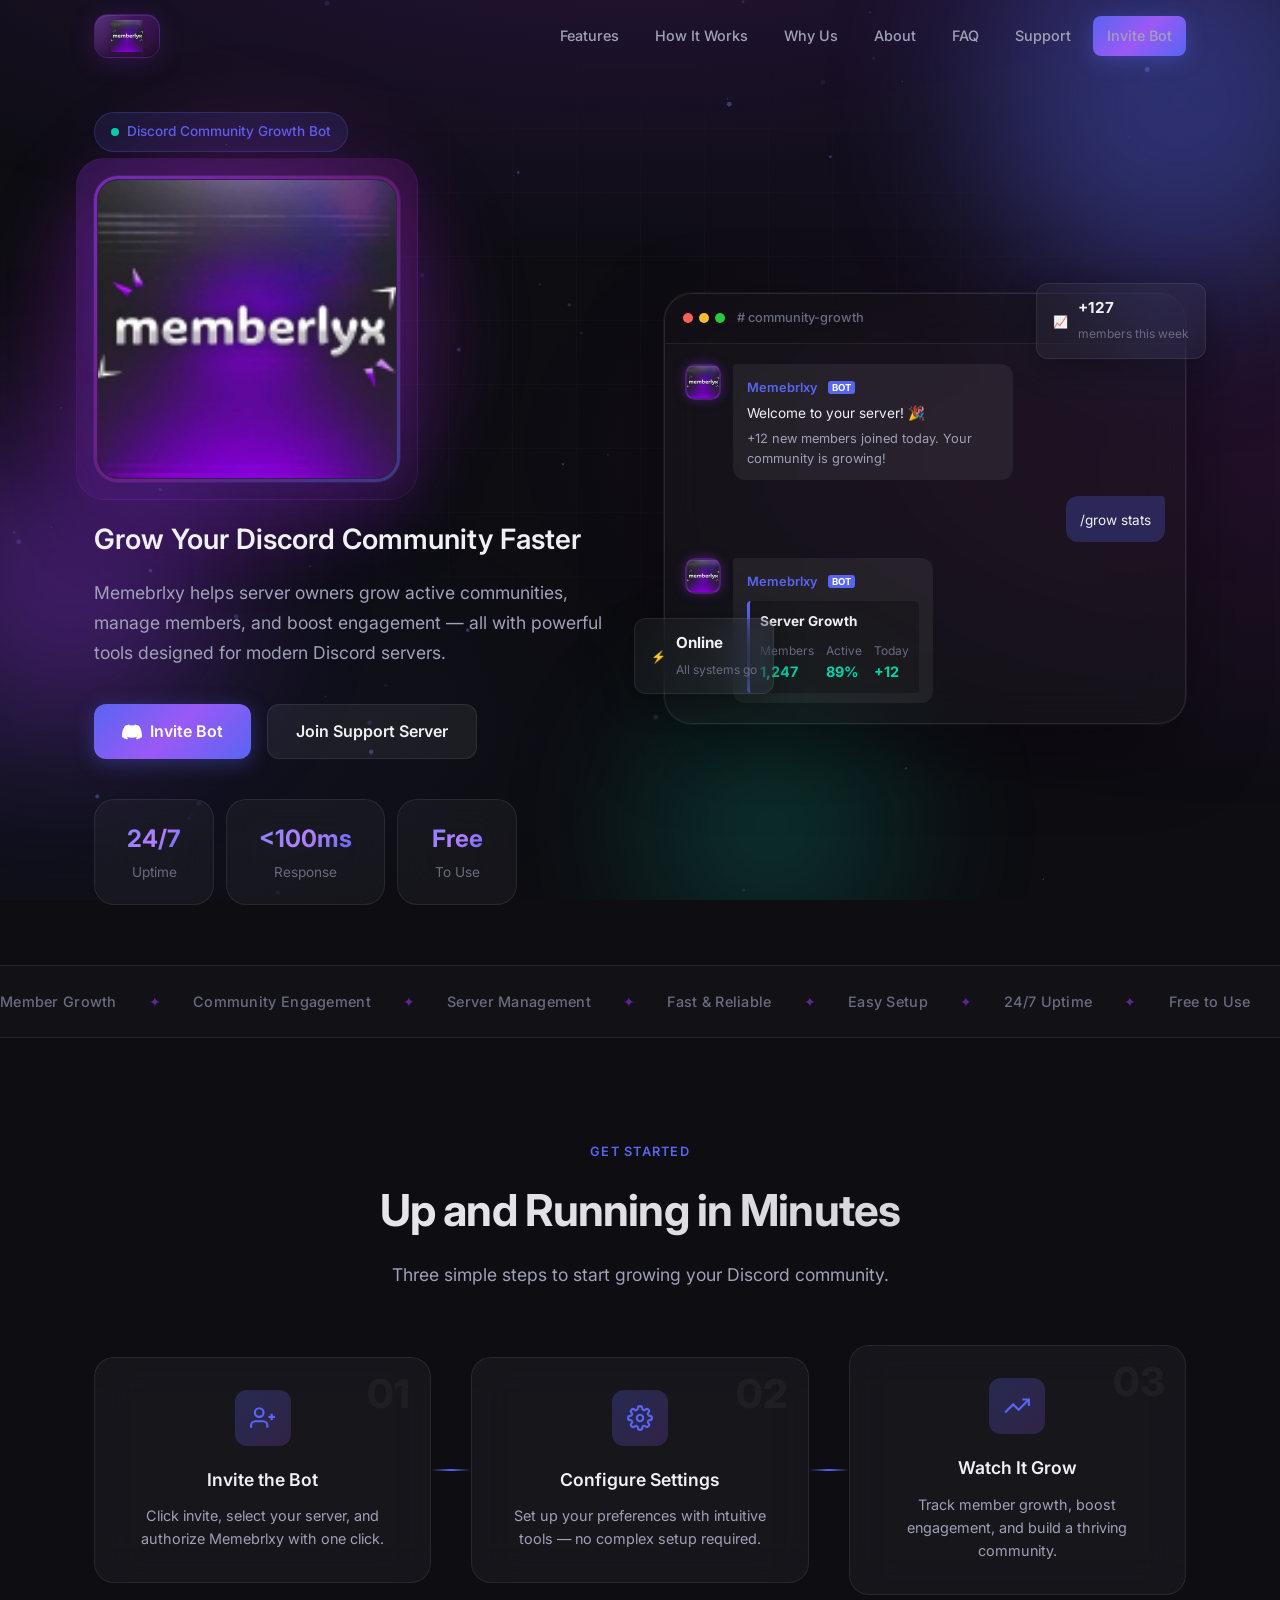
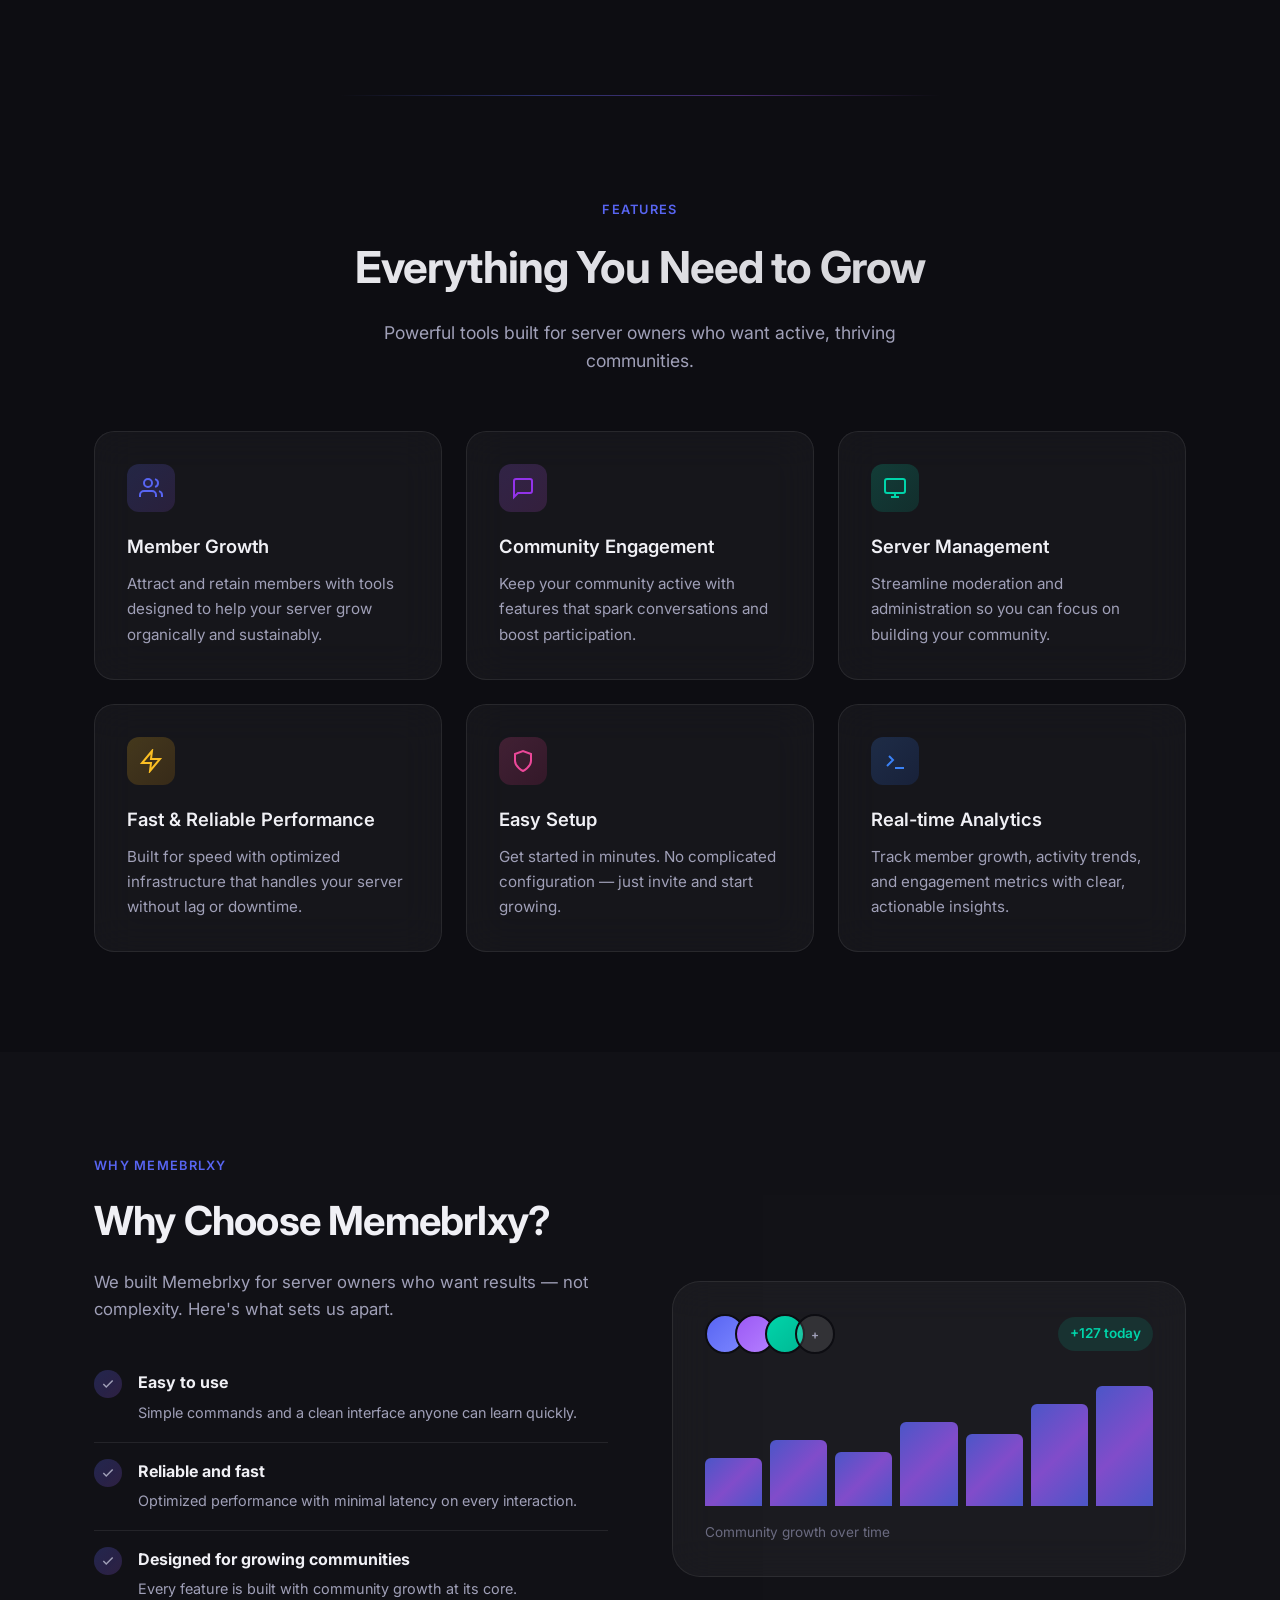
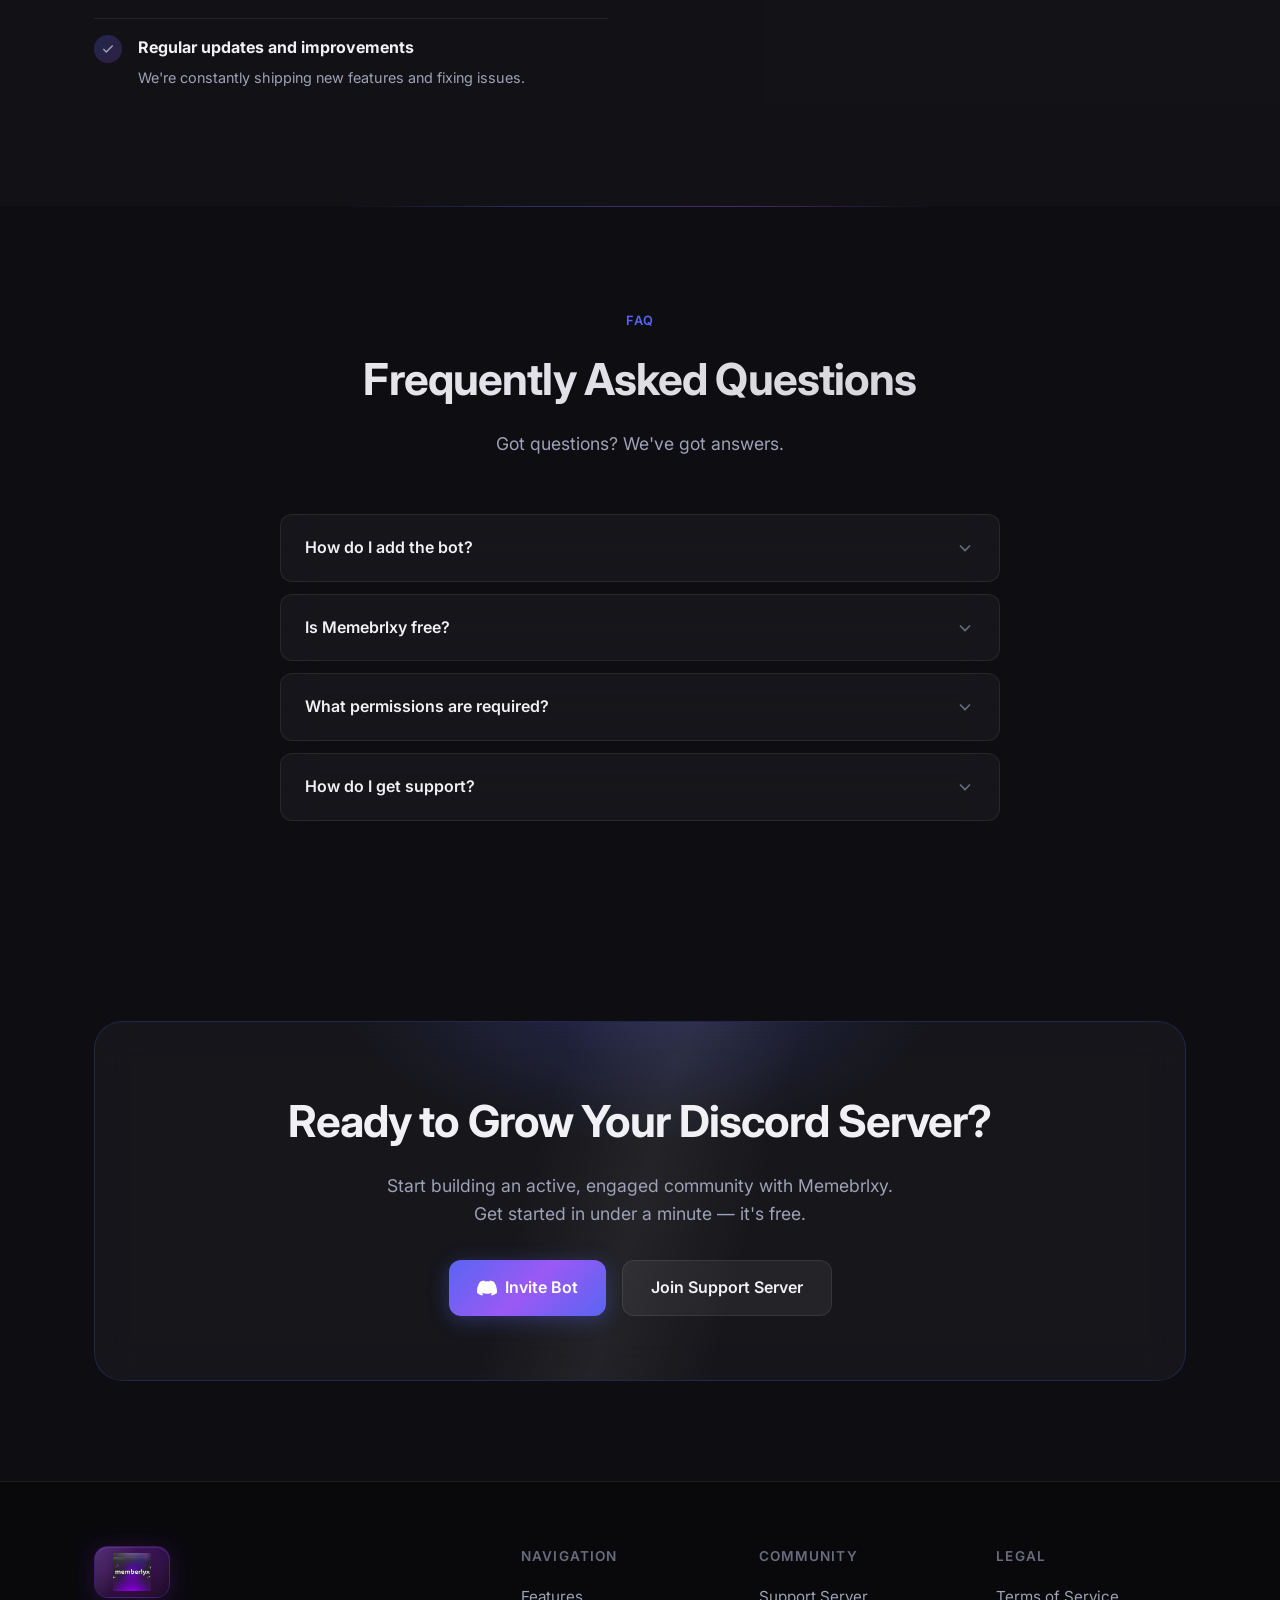
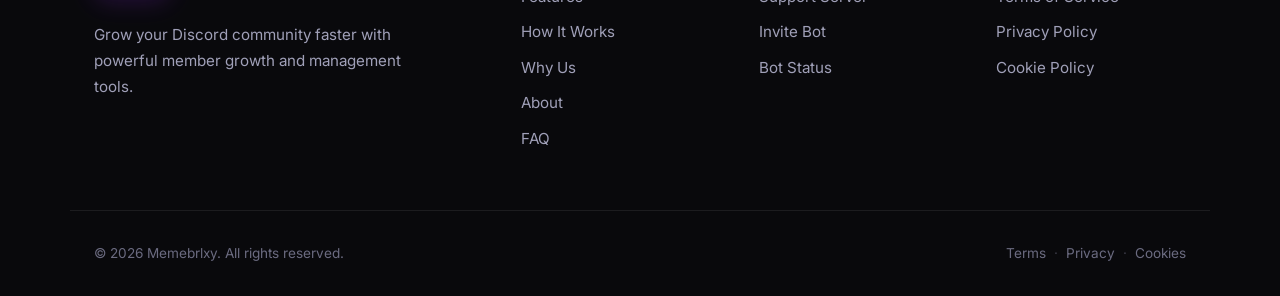
<file: index.html>
<!DOCTYPE html>
<html lang="en">
  <head>
    <meta charset="UTF-8" />
    <meta name="viewport" content="width=device-width, initial-scale=1.0" />
    <meta
      name="description"
      content="Memebrlxy — Grow your Discord community faster. Member growth, engagement tools, and server management for active communities."
    />
    <meta
      name="keywords"
      content="Discord bot, Memebrlxy, community growth, member management, Discord server, engagement"
    />
    <meta name="author" content="Memebrlxy" />
    <meta property="og:title" content="Memebrlxy — Grow Your Discord Community Faster" />
    <meta
      property="og:description"
      content="The all-in-one Discord bot for member growth, community engagement, and server management."
    />
    <meta property="og:type" content="website" />
    <meta property="og:image" content="assets/logo.png" />
    <meta name="theme-color" content="#6B21A8" />
    <title>Memebrlxy — Grow Your Discord Community Faster</title>
    <link rel="preconnect" href="https://fonts.googleapis.com" />
    <link rel="preconnect" href="https://fonts.gstatic.com" crossorigin />
    <link
      href="https://fonts.googleapis.com/css2?family=Inter:wght@400;500;600;700;800&display=swap"
      rel="stylesheet"
    />
    <link rel="icon" href="assets/logo.png" type="image/png" />
    <link rel="apple-touch-icon" href="assets/logo.png" />
    <link rel="stylesheet" href="css/style.css" />
  </head>
  <body data-page="home">
  <div class="bg-gradient"></div>
  <div class="bg-grid"></div>
  <div class="bg-orbs">
    <div class="orb orb-1"></div>
    <div class="orb orb-2"></div>
    <div class="orb orb-3"></div>
  </div>
  <canvas id="particles" class="particles-canvas" aria-hidden="true"></canvas>

  <div id="site-header"></div>

  <main>
    <!-- Hero -->
    <section class="hero" id="hero">
      <div class="container hero-grid">
        <div class="hero-content">
        <div class="hero-badge reveal">
          <span class="badge-dot"></span>
          Discord Community Growth Bot
        </div>
        <h1 class="sr-only">Memebrlxy</h1>
        <div class="hero-logo-wrap reveal">
          <div class="hero-logo-orbit" aria-hidden="true"></div>
          <div class="hero-logo-glow" aria-hidden="true"></div>
          <div class="hero-logo-frame">
            <img src="assets/logo.png" alt="Memebrlxy" class="hero-logo" width="512" height="512" decoding="async" />
          </div>
        </div>
        <p class="hero-subtitle reveal">Grow Your Discord Community Faster</p>
        <p class="hero-description reveal">
          Memebrlxy helps server owners grow active communities, manage members, and boost
          engagement — all with powerful tools designed for modern Discord servers.
        </p>
        <div class="hero-actions reveal">
          <a
            href="https://discord.com/oauth2/authorize?client_id=1463241683163549870&permissions=8&scope=bot%20applications.commands"
            target="_blank"
            rel="noopener noreferrer"
            class="btn btn-primary btn-lg btn-glow"
          >
            <svg viewBox="0 0 24 24" fill="currentColor" aria-hidden="true">
              <path
                d="M20.317 4.37a19.791 19.791 0 0 0-4.885-1.515.074.074 0 0 0-.079.037 12.3 12.3 0 0 0-.608 1.249 18.765 18.765 0 0 0-5.487 0 12.404 12.404 0 0 0-.608-1.249.077.077 0 0 0-.079-.037A19.736 19.736 0 0 0 3.677 4.37a.07.07 0 0 0-.032.027C.533 9.046-.32 13.58.099 18.057a.082.082 0 0 0 .031.057 19.9 19.9 0 0 0 5.993 3.03.078.078 0 0 0 .084-.028 14.09 14.09 0 0 0 1.226-1.994.076.076 0 0 0-.041-.106 13.107 13.107 0 0 1-1.872-.892.077.077 0 0 1-.008-.128 10.2 10.2 0 0 0 .372-.292.074.074 0 0 1 .077-.01c3.928 1.793 8.18 1.793 12.062 0a.074.074 0 0 1 .078.01c.12.098.246.198.373.292a.077.077 0 0 1-.006.127 12.299 12.299 0 0 1-1.873.892.077.077 0 0 0-.041.107c.36.698.772 1.362 1.225 1.993a.076.076 0 0 0 .084.028 19.839 19.839 0 0 0 6.002-3.03.077.077 0 0 0 .032-.054c.5-5.177-.838-9.774-3.549-13.66a.061.061 0 0 0-.031-.03z"
              />
            </svg>
            Invite Bot
          </a>
          <a
            href="https://discord.gg/CjKb5SnD2C"
            target="_blank"
            rel="noopener noreferrer"
            class="btn btn-secondary btn-lg"
          >
            Join Support Server
          </a>
        </div>
        <div class="hero-stats reveal">
          <div class="stat-card glass stat-card-hover">
            <span class="stat-value">24/7</span>
            <span class="stat-label">Uptime</span>
          </div>
          <div class="stat-card glass stat-card-hover">
            <span class="stat-value">&lt;100ms</span>
            <span class="stat-label">Response</span>
          </div>
          <div class="stat-card glass stat-card-hover">
            <span class="stat-value">Free</span>
            <span class="stat-label">To Use</span>
          </div>
        </div>
        </div>

        <div class="hero-visual reveal">
          <div class="hero-mockup glass">
            <div class="mockup-glow"></div>
            <div class="mockup-header">
              <div class="mockup-dots"><span></span><span></span><span></span></div>
              <span class="mockup-title"># community-growth</span>
            </div>
            <div class="mockup-body">
              <div class="mockup-message">
                <div class="mockup-avatar mockup-avatar-logo"></div>
                <div class="mockup-bubble">
                  <span class="mockup-name">Memebrlxy</span>
                  <span class="mockup-bot-tag">BOT</span>
                  <p>Welcome to your server! 🎉</p>
                  <p class="mockup-sub">+12 new members joined today. Your community is growing!</p>
                </div>
              </div>
              <div class="mockup-message mockup-message-user">
                <div class="mockup-bubble mockup-bubble-user"><p>/grow stats</p></div>
              </div>
              <div class="mockup-message">
                <div class="mockup-avatar mockup-avatar-logo"></div>
                <div class="mockup-bubble">
                  <span class="mockup-name">Memebrlxy</span>
                  <span class="mockup-bot-tag">BOT</span>
                  <div class="mockup-embed">
                    <div class="mockup-embed-bar"></div>
                    <strong>Server Growth</strong>
                    <div class="mockup-embed-stats">
                      <span>Members <em>1,247</em></span>
                      <span>Active <em>89%</em></span>
                      <span>Today <em>+12</em></span>
                    </div>
                  </div>
                </div>
              </div>
            </div>
          </div>
          <div class="hero-float-card glass float-card-1">
            <span class="float-icon">📈</span>
            <div><strong>+127</strong><span>members this week</span></div>
          </div>
          <div class="hero-float-card glass float-card-2">
            <span class="float-icon">⚡</span>
            <div><strong>Online</strong><span>All systems go</span></div>
          </div>
        </div>
      </div>
    </section>

    <section class="marquee-section" aria-hidden="true">
      <div class="marquee-track">
        <div class="marquee-content">
          <span>Member Growth</span><span class="marquee-dot">✦</span>
          <span>Community Engagement</span><span class="marquee-dot">✦</span>
          <span>Server Management</span><span class="marquee-dot">✦</span>
          <span>Fast & Reliable</span><span class="marquee-dot">✦</span>
          <span>Easy Setup</span><span class="marquee-dot">✦</span>
          <span>24/7 Uptime</span><span class="marquee-dot">✦</span>
          <span>Free to Use</span><span class="marquee-dot">✦</span>
        </div>
        <div class="marquee-content" aria-hidden="true">
          <span>Member Growth</span><span class="marquee-dot">✦</span>
          <span>Community Engagement</span><span class="marquee-dot">✦</span>
          <span>Server Management</span><span class="marquee-dot">✦</span>
          <span>Fast & Reliable</span><span class="marquee-dot">✦</span>
          <span>Easy Setup</span><span class="marquee-dot">✦</span>
          <span>24/7 Uptime</span><span class="marquee-dot">✦</span>
          <span>Free to Use</span><span class="marquee-dot">✦</span>
        </div>
      </div>
    </section>

    <!-- How It Works -->
    <section class="section section-steps" id="how">
      <div class="container">
        <div class="section-header reveal">
          <span class="section-tag">Get Started</span>
          <h2>Up and Running in Minutes</h2>
          <p>Three simple steps to start growing your Discord community.</p>
        </div>
        <div class="steps-grid">
          <article class="step-card glass reveal">
            <div class="step-number">01</div>
            <div class="step-icon">
              <svg viewBox="0 0 24 24" fill="none" stroke="currentColor" stroke-width="2"><path d="M16 21v-2a4 4 0 0 0-4-4H5a4 4 0 0 0-4 4v2"/><circle cx="8.5" cy="7" r="4"/><line x1="20" y1="8" x2="20" y2="14"/><line x1="23" y1="11" x2="17" y2="11"/></svg>
            </div>
            <h3>Invite the Bot</h3>
            <p>Click invite, select your server, and authorize Memebrlxy with one click.</p>
          </article>
          <div class="step-connector reveal" aria-hidden="true"></div>
          <article class="step-card glass reveal">
            <div class="step-number">02</div>
            <div class="step-icon">
              <svg viewBox="0 0 24 24" fill="none" stroke="currentColor" stroke-width="2"><circle cx="12" cy="12" r="3"/><path d="M19.4 15a1.65 1.65 0 0 0 .33 1.82l.06.06a2 2 0 0 1-2.83 2.83l-.06-.06a1.65 1.65 0 0 0-1.82-.33 1.65 1.65 0 0 0-1 1.51V21a2 2 0 0 1-4 0v-.09A1.65 1.65 0 0 0 9 19.4a1.65 1.65 0 0 0-1.82.33l-.06.06a2 2 0 0 1-2.83-2.83l.06-.06A1.65 1.65 0 0 0 4.68 15a1.65 1.65 0 0 0-1.51-1H3a2 2 0 0 1 0-4h.09A1.65 1.65 0 0 0 4.6 9a1.65 1.65 0 0 0-.33-1.82l-.06-.06a2 2 0 0 1 2.83-2.83l.06.06A1.65 1.65 0 0 0 9 4.68a1.65 1.65 0 0 0 1-1.51V3a2 2 0 0 1 4 0v.09a1.65 1.65 0 0 0 1 1.51 1.65 1.65 0 0 0 1.82-.33l.06-.06a2 2 0 0 1 2.83 2.83l-.06.06A1.65 1.65 0 0 0 19.4 9a1.65 1.65 0 0 0 1.51 1H21a2 2 0 0 1 0 4h-.09a1.65 1.65 0 0 0-1.51 1z"/></svg>
            </div>
            <h3>Configure Settings</h3>
            <p>Set up your preferences with intuitive tools — no complex setup required.</p>
          </article>
          <div class="step-connector reveal" aria-hidden="true"></div>
          <article class="step-card glass reveal">
            <div class="step-number">03</div>
            <div class="step-icon">
              <svg viewBox="0 0 24 24" fill="none" stroke="currentColor" stroke-width="2"><polyline points="23 6 13.5 15.5 8.5 10.5 1 18"/><polyline points="17 6 23 6 23 12"/></svg>
            </div>
            <h3>Watch It Grow</h3>
            <p>Track member growth, boost engagement, and build a thriving community.</p>
          </article>
        </div>
      </div>
    </section>

    <div class="section-divider" aria-hidden="true"></div>
    <section class="section" id="features">
      <div class="container">
        <div class="section-header reveal">
          <span class="section-tag">Features</span>
          <h2>Everything You Need to Grow</h2>
          <p>
            Powerful tools built for server owners who want active, thriving communities.
          </p>
        </div>
        <div class="features-grid">
          <article class="feature-card glass reveal feature-card-glow">
            <div class="feature-icon">
              <svg viewBox="0 0 24 24" fill="none" stroke="currentColor" stroke-width="2">
                <path d="M17 21v-2a4 4 0 0 0-4-4H5a4 4 0 0 0-4 4v2" />
                <circle cx="9" cy="7" r="4" />
                <path d="M23 21v-2a4 4 0 0 0-3-3.87" />
                <path d="M16 3.13a4 4 0 0 1 0 7.75" />
              </svg>
            </div>
            <h3>Member Growth</h3>
            <p>
              Attract and retain members with tools designed to help your server grow organically
              and sustainably.
            </p>
          </article>
          <article class="feature-card glass reveal feature-card-glow">
            <div class="feature-icon">
              <svg viewBox="0 0 24 24" fill="none" stroke="currentColor" stroke-width="2">
                <path d="M21 15a2 2 0 0 1-2 2H7l-4 4V5a2 2 0 0 1 2-2h14a2 2 0 0 1 2 2z" />
              </svg>
            </div>
            <h3>Community Engagement</h3>
            <p>
              Keep your community active with features that spark conversations and boost
              participation.
            </p>
          </article>
          <article class="feature-card glass reveal feature-card-glow">
            <div class="feature-icon">
              <svg viewBox="0 0 24 24" fill="none" stroke="currentColor" stroke-width="2">
                <rect x="2" y="3" width="20" height="14" rx="2" />
                <path d="M8 21h8" />
                <path d="M12 17v4" />
              </svg>
            </div>
            <h3>Server Management</h3>
            <p>
              Streamline moderation and administration so you can focus on building your
              community.
            </p>
          </article>
          <article class="feature-card glass reveal feature-card-glow">
            <div class="feature-icon">
              <svg viewBox="0 0 24 24" fill="none" stroke="currentColor" stroke-width="2">
                <path d="M13 2L3 14h9l-1 8 10-12h-9l1-8z" />
              </svg>
            </div>
            <h3>Fast & Reliable Performance</h3>
            <p>
              Built for speed with optimized infrastructure that handles your server without
              lag or downtime.
            </p>
          </article>
          <article class="feature-card glass reveal feature-card-glow">
            <div class="feature-icon">
              <svg viewBox="0 0 24 24" fill="none" stroke="currentColor" stroke-width="2">
                <path d="M12 22s8-4 8-10V5l-8-3-8 3v7c0 6 8 10 8 10z" />
              </svg>
            </div>
            <h3>Easy Setup</h3>
            <p>
              Get started in minutes. No complicated configuration — just invite and start
              growing.
            </p>
          </article>
          <article class="feature-card glass reveal feature-card-glow">
            <div class="feature-icon feature-icon-purple">
              <svg viewBox="0 0 24 24" fill="none" stroke="currentColor" stroke-width="2">
                <path d="M4 17l6-6-4-4" />
                <path d="M12 19h9" />
              </svg>
            </div>
            <h3>Real-time Analytics</h3>
            <p>
              Track member growth, activity trends, and engagement metrics with clear, actionable insights.
            </p>
          </article>
        </div>
      </div>
    </section>

    <!-- Why Choose -->
    <section class="section section-alt" id="why">
      <div class="container">
        <div class="why-grid">
          <div class="why-content reveal">
            <span class="section-tag">Why Memebrlxy</span>
            <h2>Why Choose Memebrlxy?</h2>
            <p>
              We built Memebrlxy for server owners who want results — not complexity. Here's what
              sets us apart.
            </p>
            <ul class="why-list">
              <li class="reveal">
                <span class="why-check">
                  <svg viewBox="0 0 24 24" fill="none" stroke="currentColor" stroke-width="2.5">
                    <polyline points="20 6 9 17 4 12" />
                  </svg>
                </span>
                <div>
                  <strong>Easy to use</strong>
                  <span>Simple commands and a clean interface anyone can learn quickly.</span>
                </div>
              </li>
              <li class="reveal">
                <span class="why-check">
                  <svg viewBox="0 0 24 24" fill="none" stroke="currentColor" stroke-width="2.5">
                    <polyline points="20 6 9 17 4 12" />
                  </svg>
                </span>
                <div>
                  <strong>Reliable and fast</strong>
                  <span>Optimized performance with minimal latency on every interaction.</span>
                </div>
              </li>
              <li class="reveal">
                <span class="why-check">
                  <svg viewBox="0 0 24 24" fill="none" stroke="currentColor" stroke-width="2.5">
                    <polyline points="20 6 9 17 4 12" />
                  </svg>
                </span>
                <div>
                  <strong>Designed for growing communities</strong>
                  <span>Every feature is built with community growth at its core.</span>
                </div>
              </li>
              <li class="reveal">
                <span class="why-check">
                  <svg viewBox="0 0 24 24" fill="none" stroke="currentColor" stroke-width="2.5">
                    <polyline points="20 6 9 17 4 12" />
                  </svg>
                </span>
                <div>
                  <strong>Regular updates and improvements</strong>
                  <span>We're constantly shipping new features and fixing issues.</span>
                </div>
              </li>
            </ul>
          </div>
          <div class="why-visual reveal">
            <div class="why-card glass">
              <div class="why-card-header">
                <div class="avatar-stack">
                  <div class="avatar av-1"></div>
                  <div class="avatar av-2"></div>
                  <div class="avatar av-3"></div>
                  <div class="avatar av-4">+</div>
                </div>
                <span class="growth-badge">+127 today</span>
              </div>
              <div class="why-card-chart">
                <div class="chart-bar" style="--h: 40%"></div>
                <div class="chart-bar" style="--h: 55%"></div>
                <div class="chart-bar" style="--h: 45%"></div>
                <div class="chart-bar" style="--h: 70%"></div>
                <div class="chart-bar" style="--h: 60%"></div>
                <div class="chart-bar" style="--h: 85%"></div>
                <div class="chart-bar" style="--h: 100%"></div>
              </div>
              <p class="why-card-label">Community growth over time</p>
            </div>
          </div>
        </div>
      </div>
    </section>

    <div class="section-divider" aria-hidden="true"></div>

    <!-- FAQ -->
    <section class="section" id="faq">
      <div class="container">
        <div class="section-header reveal">
          <span class="section-tag">FAQ</span>
          <h2>Frequently Asked Questions</h2>
          <p>Got questions? We've got answers.</p>
        </div>
        <div class="faq-list">
          <details class="faq-item glass reveal">
            <summary>
              <span>How do I add the bot?</span>
              <svg class="faq-chevron" viewBox="0 0 24 24" fill="none" stroke="currentColor" stroke-width="2">
                <polyline points="6 9 12 15 18 9" />
              </svg>
            </summary>
            <div class="faq-answer">
              <p>
                Click the <strong>Invite Bot</strong> button on this page. You'll be redirected to
                Discord's authorization page. Select your server, review the permissions, and
                confirm. Memebrlxy will be ready to use immediately after joining.
              </p>
            </div>
          </details>
          <details class="faq-item glass reveal">
            <summary>
              <span>Is Memebrlxy free?</span>
              <svg class="faq-chevron" viewBox="0 0 24 24" fill="none" stroke="currentColor" stroke-width="2">
                <polyline points="6 9 12 15 18 9" />
              </svg>
            </summary>
            <div class="faq-answer">
              <p>
                Yes! Memebrlxy is free to use. Invite the bot to your server and start growing your
                community at no cost. We may introduce optional premium features in the future, but
                core functionality will always remain accessible.
              </p>
            </div>
          </details>
          <details class="faq-item glass reveal">
            <summary>
              <span>What permissions are required?</span>
              <svg class="faq-chevron" viewBox="0 0 24 24" fill="none" stroke="currentColor" stroke-width="2">
                <polyline points="6 9 12 15 18 9" />
              </svg>
            </summary>
            <div class="faq-answer">
              <p>
                Memebrlxy requires Administrator permissions to function properly. This ensures the
                bot can manage members, configure settings, and perform server management tasks
                effectively. You can adjust permissions after setup if needed.
              </p>
            </div>
          </details>
          <details class="faq-item glass reveal">
            <summary>
              <span>How do I get support?</span>
              <svg class="faq-chevron" viewBox="0 0 24 24" fill="none" stroke="currentColor" stroke-width="2">
                <polyline points="6 9 12 15 18 9" />
              </svg>
            </summary>
            <div class="faq-answer">
              <p>
                Join our
                <a href="https://discord.gg/CjKb5SnD2C" target="_blank" rel="noopener noreferrer"
                  >Support Server</a
                >
                on Discord. Our team and community are there to help with setup, troubleshooting,
                and feature requests.
              </p>
            </div>
          </details>
        </div>
      </div>
    </section>

    <!-- CTA -->
    <section class="cta-section" id="cta">
      <div class="container">
        <div class="cta-card glass reveal cta-card-enhanced">
          <div class="cta-glow"></div>
          <div class="cta-shine"></div>
          <h2>Ready to Grow Your Discord Server?</h2>
          <p>
            Start building an active, engaged community with Memebrlxy.
            Get started in under a minute — it's free.
          </p>
          <div class="cta-actions">
            <a
              href="https://discord.com/oauth2/authorize?client_id=1463241683163549870&permissions=8&scope=bot%20applications.commands"
              target="_blank"
              rel="noopener noreferrer"
              class="btn btn-primary btn-lg btn-glow"
            >
              <svg viewBox="0 0 24 24" fill="currentColor" aria-hidden="true">
                <path
                  d="M20.317 4.37a19.791 19.791 0 0 0-4.885-1.515.074.074 0 0 0-.079.037 12.3 12.3 0 0 0-.608 1.249 18.765 18.765 0 0 0-5.487 0 12.404 12.404 0 0 0-.608-1.249.077.077 0 0 0-.079-.037A19.736 19.736 0 0 0 3.677 4.37a.07.07 0 0 0-.032.027C.533 9.046-.32 13.58.099 18.057a.082.082 0 0 0 .031.057 19.9 19.9 0 0 0 5.993 3.03.078.078 0 0 0 .084-.028 14.09 14.09 0 0 0 1.226-1.994.076.076 0 0 0-.041-.106 13.107 13.107 0 0 1-1.872-.892.077.077 0 0 1-.008-.128 10.2 10.2 0 0 0 .372-.292.074.074 0 0 1 .077-.01c3.928 1.793 8.18 1.793 12.062 0a.074.074 0 0 1 .078.01c.12.098.246.198.373.292a.077.077 0 0 1-.006.127 12.299 12.299 0 0 1-1.873.892.077.077 0 0 0-.041.107c.36.698.772 1.362 1.225 1.993a.076.076 0 0 0 .084.028 19.839 19.839 0 0 0 6.002-3.03.077.077 0 0 0 .032-.054c.5-5.177-.838-9.774-3.549-13.66a.061.061 0 0 0-.031-.03z"
                />
              </svg>
              Invite Bot
            </a>
            <a
              href="https://discord.gg/CjKb5SnD2C"
              target="_blank"
              rel="noopener noreferrer"
              class="btn btn-secondary btn-lg"
            >
              Join Support Server
            </a>
          </div>
        </div>
      </div>
    </section>
  </main>

  <button class="back-to-top" id="backToTop" aria-label="Back to top">
    <svg viewBox="0 0 24 24" fill="none" stroke="currentColor" stroke-width="2.5" aria-hidden="true">
      <polyline points="18 15 12 9 6 15" />
    </svg>
  </button>

  <div id="site-footer"></div>

  <script src="js/config.js"></script>
  <script src="js/layout.js"></script>
  <script src="js/particles.js"></script>
  <script src="js/main.js"></script>
  </body>
</html>
</file>
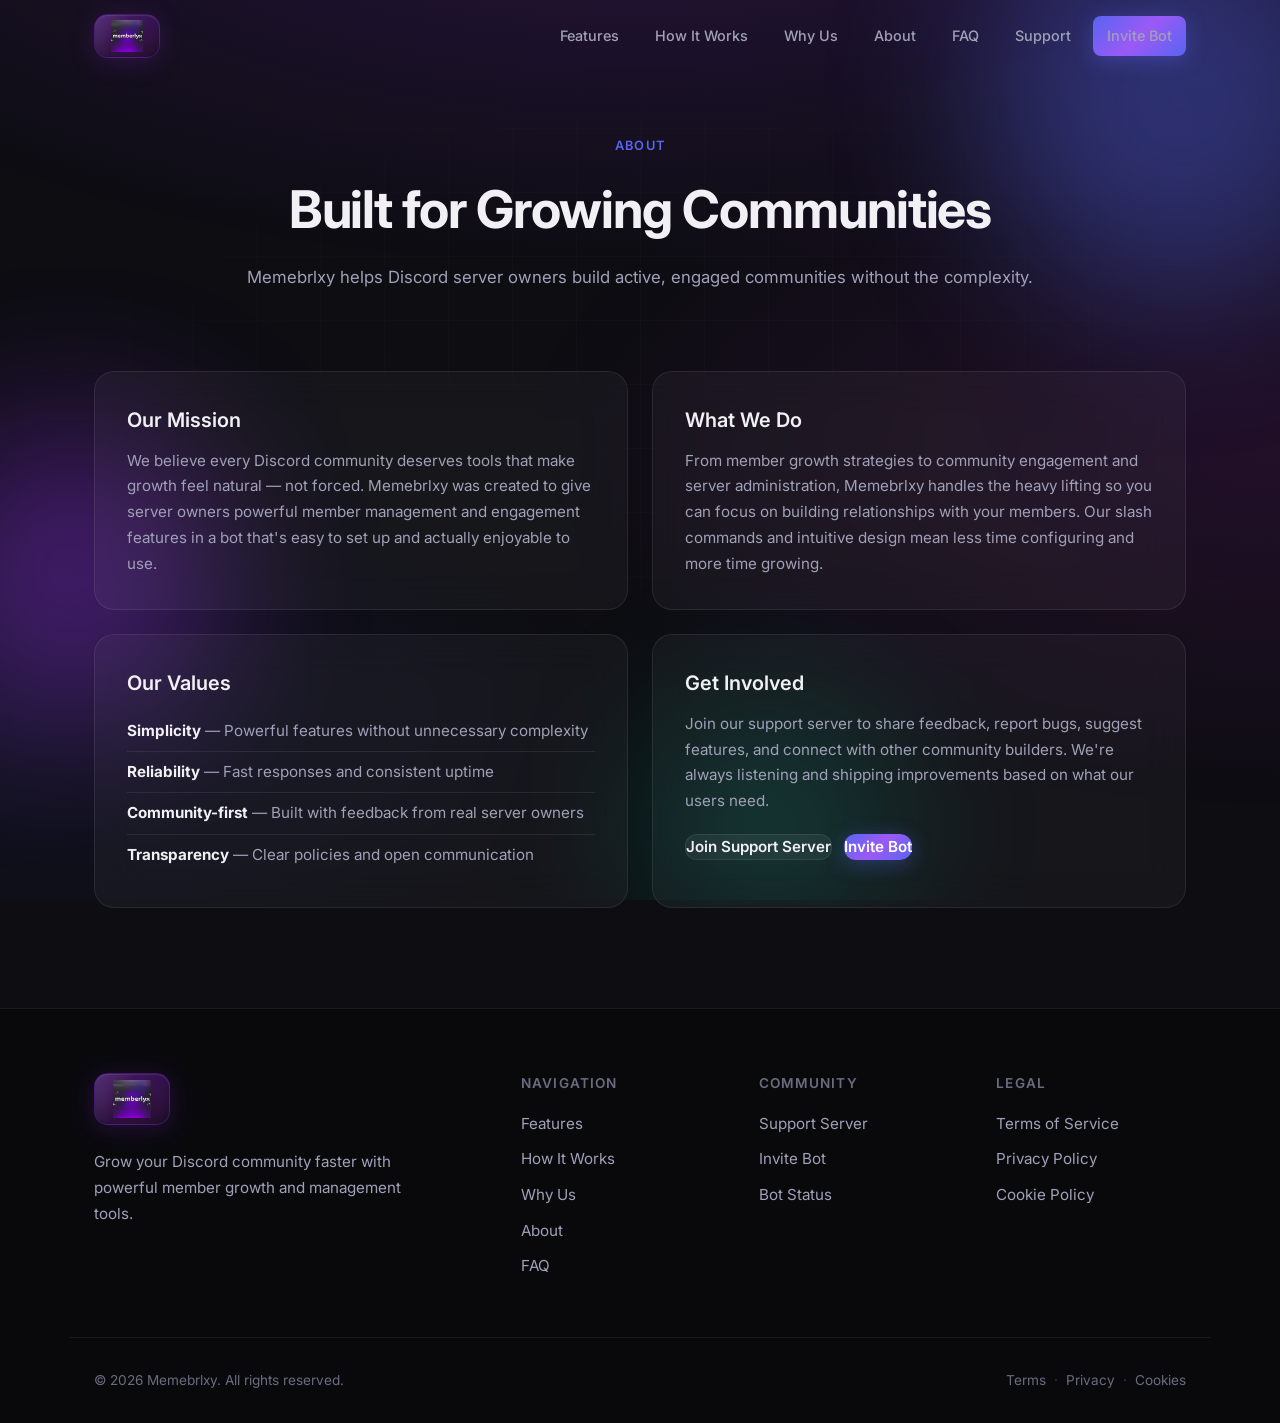
<file: about.html>
<!DOCTYPE html>
<html lang="en">
  <head>
    <meta charset="UTF-8" />
    <meta name="viewport" content="width=device-width, initial-scale=1.0" />
    <meta name="description" content="Learn about Memebrlxy — the Discord bot built to help communities grow and thrive." />
    <meta name="theme-color" content="#5865F2" />
    <title>About — Memebrlxy</title>
    <link rel="preconnect" href="https://fonts.googleapis.com" />
    <link rel="preconnect" href="https://fonts.gstatic.com" crossorigin />
    <link href="https://fonts.googleapis.com/css2?family=Inter:wght@400;500;600;700;800&display=swap" rel="stylesheet" />
    <link rel="icon" href="assets/logo.png" type="image/png" />
    <link rel="apple-touch-icon" href="assets/logo.png" />
    <link rel="stylesheet" href="css/style.css" />
  </head>
  <body data-page="about">
    <div class="bg-gradient"></div>
    <div class="bg-grid"></div>
    <div class="bg-orbs">
      <div class="orb orb-1"></div>
      <div class="orb orb-2"></div>
      <div class="orb orb-3"></div>
    </div>

    <div id="site-header"></div>

    <main class="page-main">
      <section class="page-hero">
        <div class="container">
          <span class="section-tag reveal">About</span>
          <h1 class="reveal">Built for Growing Communities</h1>
          <p class="page-hero-desc reveal">
            Memebrlxy helps Discord server owners build active, engaged communities without the complexity.
          </p>
        </div>
      </section>

      <section class="section section-compact">
        <div class="container">
          <div class="about-grid">
            <article class="about-card glass reveal">
              <h2>Our Mission</h2>
              <p>
                We believe every Discord community deserves tools that make growth feel natural — not forced.
                Memebrlxy was created to give server owners powerful member management and engagement features
                in a bot that's easy to set up and actually enjoyable to use.
              </p>
            </article>
            <article class="about-card glass reveal">
              <h2>What We Do</h2>
              <p>
                From member growth strategies to community engagement and server administration, Memebrlxy
                handles the heavy lifting so you can focus on building relationships with your members. Our
                slash commands and intuitive design mean less time configuring and more time growing.
              </p>
            </article>
            <article class="about-card glass reveal">
              <h2>Our Values</h2>
              <ul class="about-values">
                <li><strong>Simplicity</strong> — Powerful features without unnecessary complexity</li>
                <li><strong>Reliability</strong> — Fast responses and consistent uptime</li>
                <li><strong>Community-first</strong> — Built with feedback from real server owners</li>
                <li><strong>Transparency</strong> — Clear policies and open communication</li>
              </ul>
            </article>
            <article class="about-card glass reveal">
              <h2>Get Involved</h2>
              <p>
                Join our support server to share feedback, report bugs, suggest features, and connect with
                other community builders. We're always listening and shipping improvements based on what our
                users need.
              </p>
              <div class="about-actions">
                <a href="https://discord.gg/CjKb5SnD2C" target="_blank" rel="noopener noreferrer" class="btn btn-secondary">Join Support Server</a>
                <a href="https://discord.com/oauth2/authorize?client_id=1463241683163549870&permissions=8&scope=bot%20applications.commands" target="_blank" rel="noopener noreferrer" class="btn btn-primary">Invite Bot</a>
              </div>
            </article>
          </div>
        </div>
      </section>
    </main>

    <div id="site-footer"></div>
    <script src="js/config.js"></script>
    <script src="js/layout.js"></script>
    <script src="js/main.js"></script>
  </body>
</html>
</file>
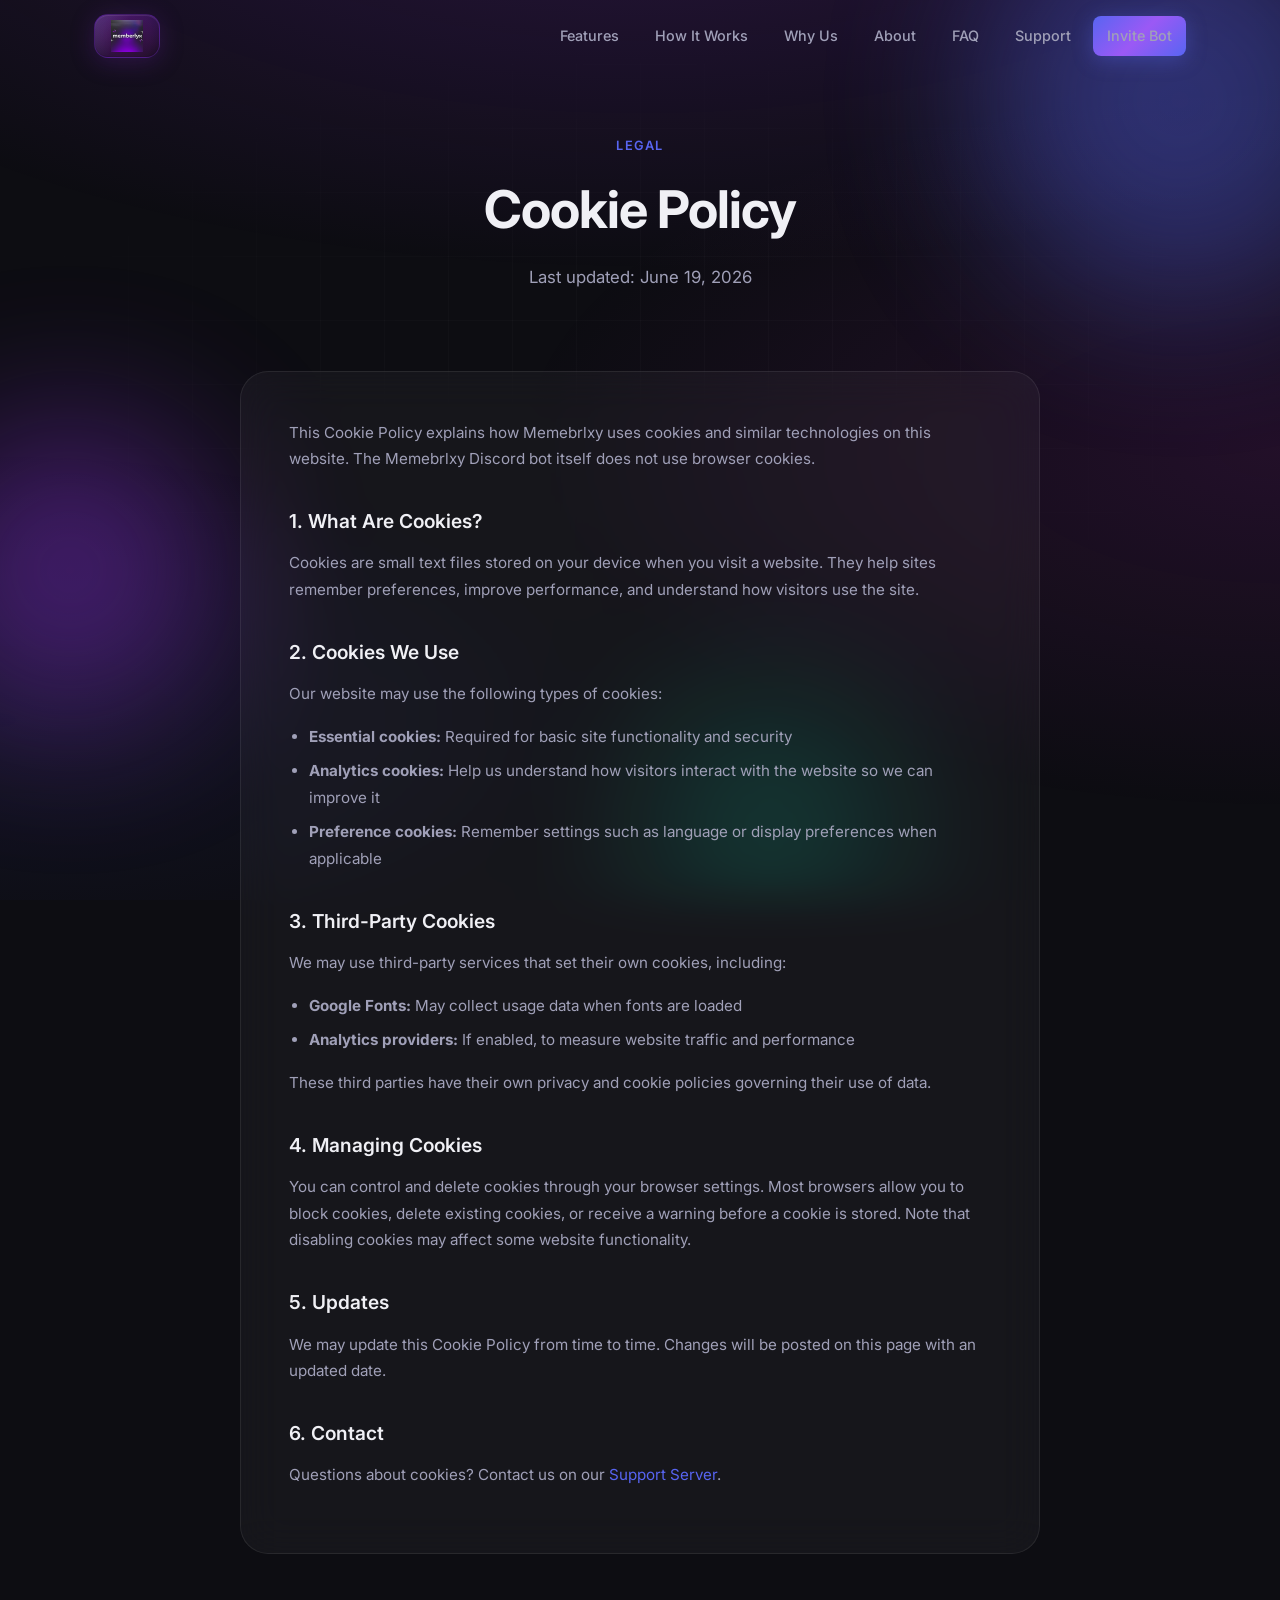
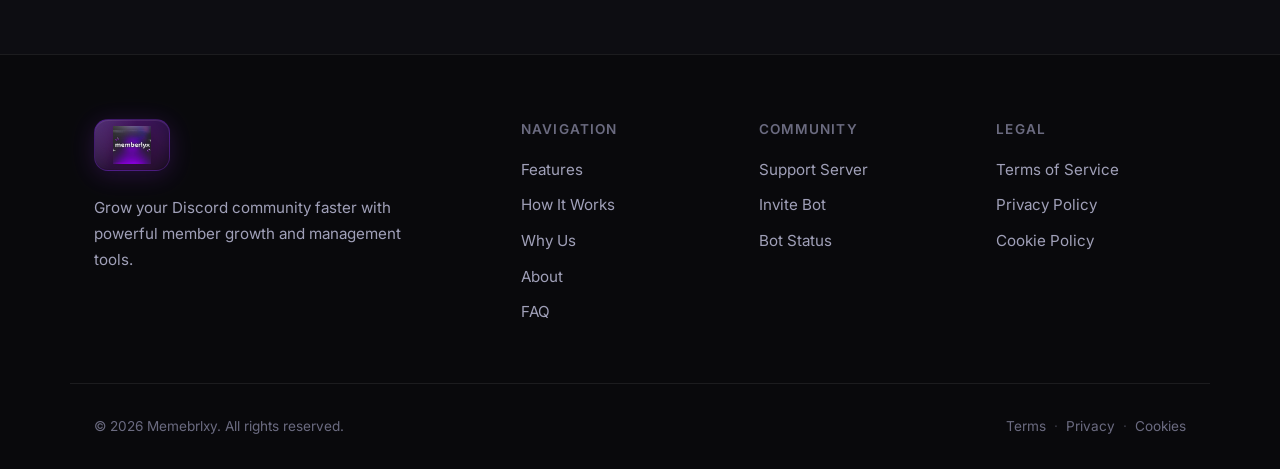
<file: cookies.html>
<!DOCTYPE html>
<html lang="en">
  <head>
    <meta charset="UTF-8" />
    <meta name="viewport" content="width=device-width, initial-scale=1.0" />
    <meta name="description" content="Memebrlxy Cookie Policy — how we use cookies on our website." />
    <meta name="theme-color" content="#5865F2" />
    <title>Cookie Policy — Memebrlxy</title>
    <link rel="preconnect" href="https://fonts.googleapis.com" />
    <link rel="preconnect" href="https://fonts.gstatic.com" crossorigin />
    <link href="https://fonts.googleapis.com/css2?family=Inter:wght@400;500;600;700;800&display=swap" rel="stylesheet" />
    <link rel="icon" href="assets/logo.png" type="image/png" />
    <link rel="apple-touch-icon" href="assets/logo.png" />
    <link rel="stylesheet" href="css/style.css" />
  </head>
  <body data-page="cookies">
    <div class="bg-gradient"></div>
    <div class="bg-grid"></div>
    <div class="bg-orbs">
      <div class="orb orb-1"></div>
      <div class="orb orb-2"></div>
      <div class="orb orb-3"></div>
    </div>

    <div id="site-header"></div>

    <main class="page-main">
      <section class="page-hero">
        <div class="container">
          <span class="section-tag reveal">Legal</span>
          <h1 class="reveal">Cookie Policy</h1>
          <p class="page-hero-desc reveal">Last updated: June 19, 2026</p>
        </div>
      </section>

      <section class="section section-compact">
        <div class="container">
          <article class="legal-card glass reveal">
            <div class="prose">
              <p>
                This Cookie Policy explains how Memebrlxy uses cookies and similar technologies on this
                website. The Memebrlxy Discord bot itself does not use browser cookies.
              </p>

              <h2>1. What Are Cookies?</h2>
              <p>
                Cookies are small text files stored on your device when you visit a website. They help sites
                remember preferences, improve performance, and understand how visitors use the site.
              </p>

              <h2>2. Cookies We Use</h2>
              <p>Our website may use the following types of cookies:</p>
              <ul>
                <li><strong>Essential cookies:</strong> Required for basic site functionality and security</li>
                <li><strong>Analytics cookies:</strong> Help us understand how visitors interact with the website so we can improve it</li>
                <li><strong>Preference cookies:</strong> Remember settings such as language or display preferences when applicable</li>
              </ul>

              <h2>3. Third-Party Cookies</h2>
              <p>
                We may use third-party services that set their own cookies, including:
              </p>
              <ul>
                <li><strong>Google Fonts:</strong> May collect usage data when fonts are loaded</li>
                <li><strong>Analytics providers:</strong> If enabled, to measure website traffic and performance</li>
              </ul>
              <p>
                These third parties have their own privacy and cookie policies governing their use of data.
              </p>

              <h2>4. Managing Cookies</h2>
              <p>
                You can control and delete cookies through your browser settings. Most browsers allow you to
                block cookies, delete existing cookies, or receive a warning before a cookie is stored. Note
                that disabling cookies may affect some website functionality.
              </p>

              <h2>5. Updates</h2>
              <p>
                We may update this Cookie Policy from time to time. Changes will be posted on this page with
                an updated date.
              </p>

              <h2>6. Contact</h2>
              <p>
                Questions about cookies? Contact us on our
                <a href="https://discord.gg/CjKb5SnD2C" target="_blank" rel="noopener noreferrer">Support Server</a>.
              </p>
            </div>
          </article>
        </div>
      </section>
    </main>

    <div id="site-footer"></div>
    <script src="js/config.js"></script>
    <script src="js/layout.js"></script>
    <script src="js/main.js"></script>
  </body>
</html>
</file>
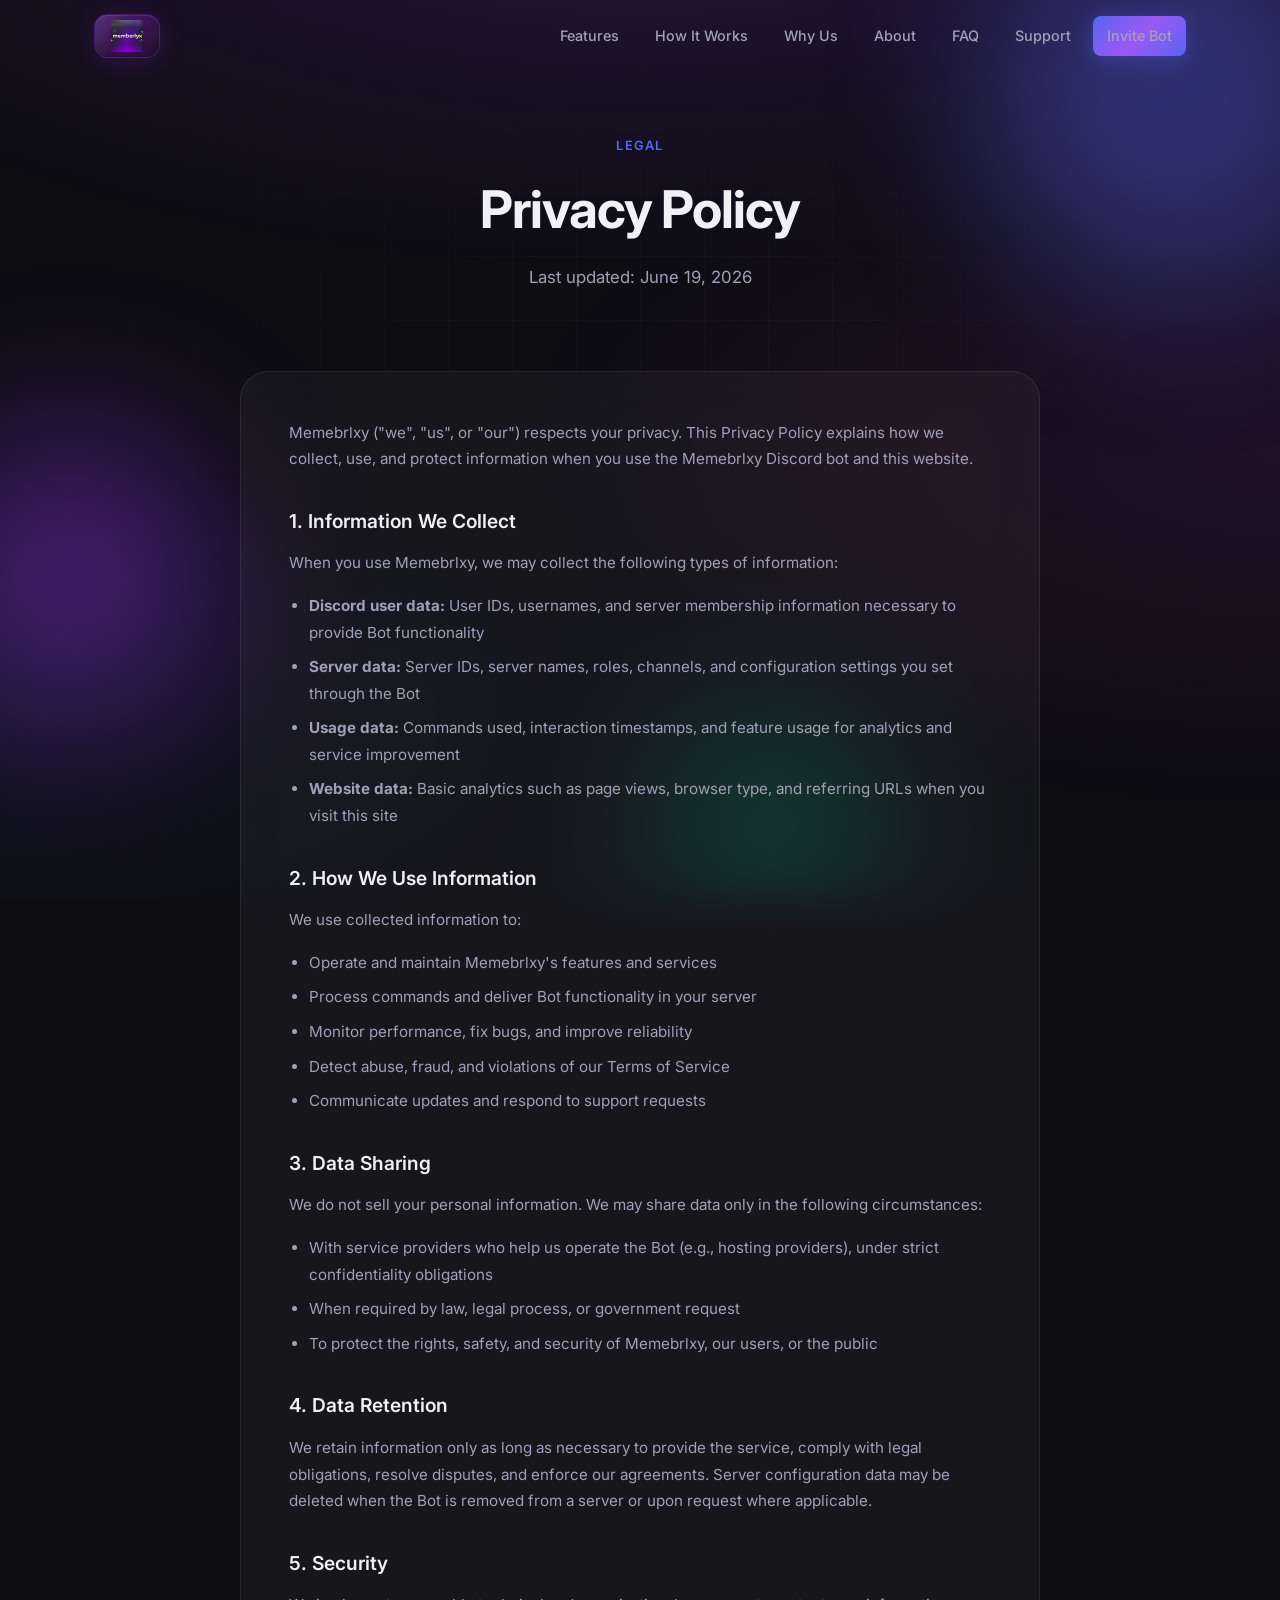
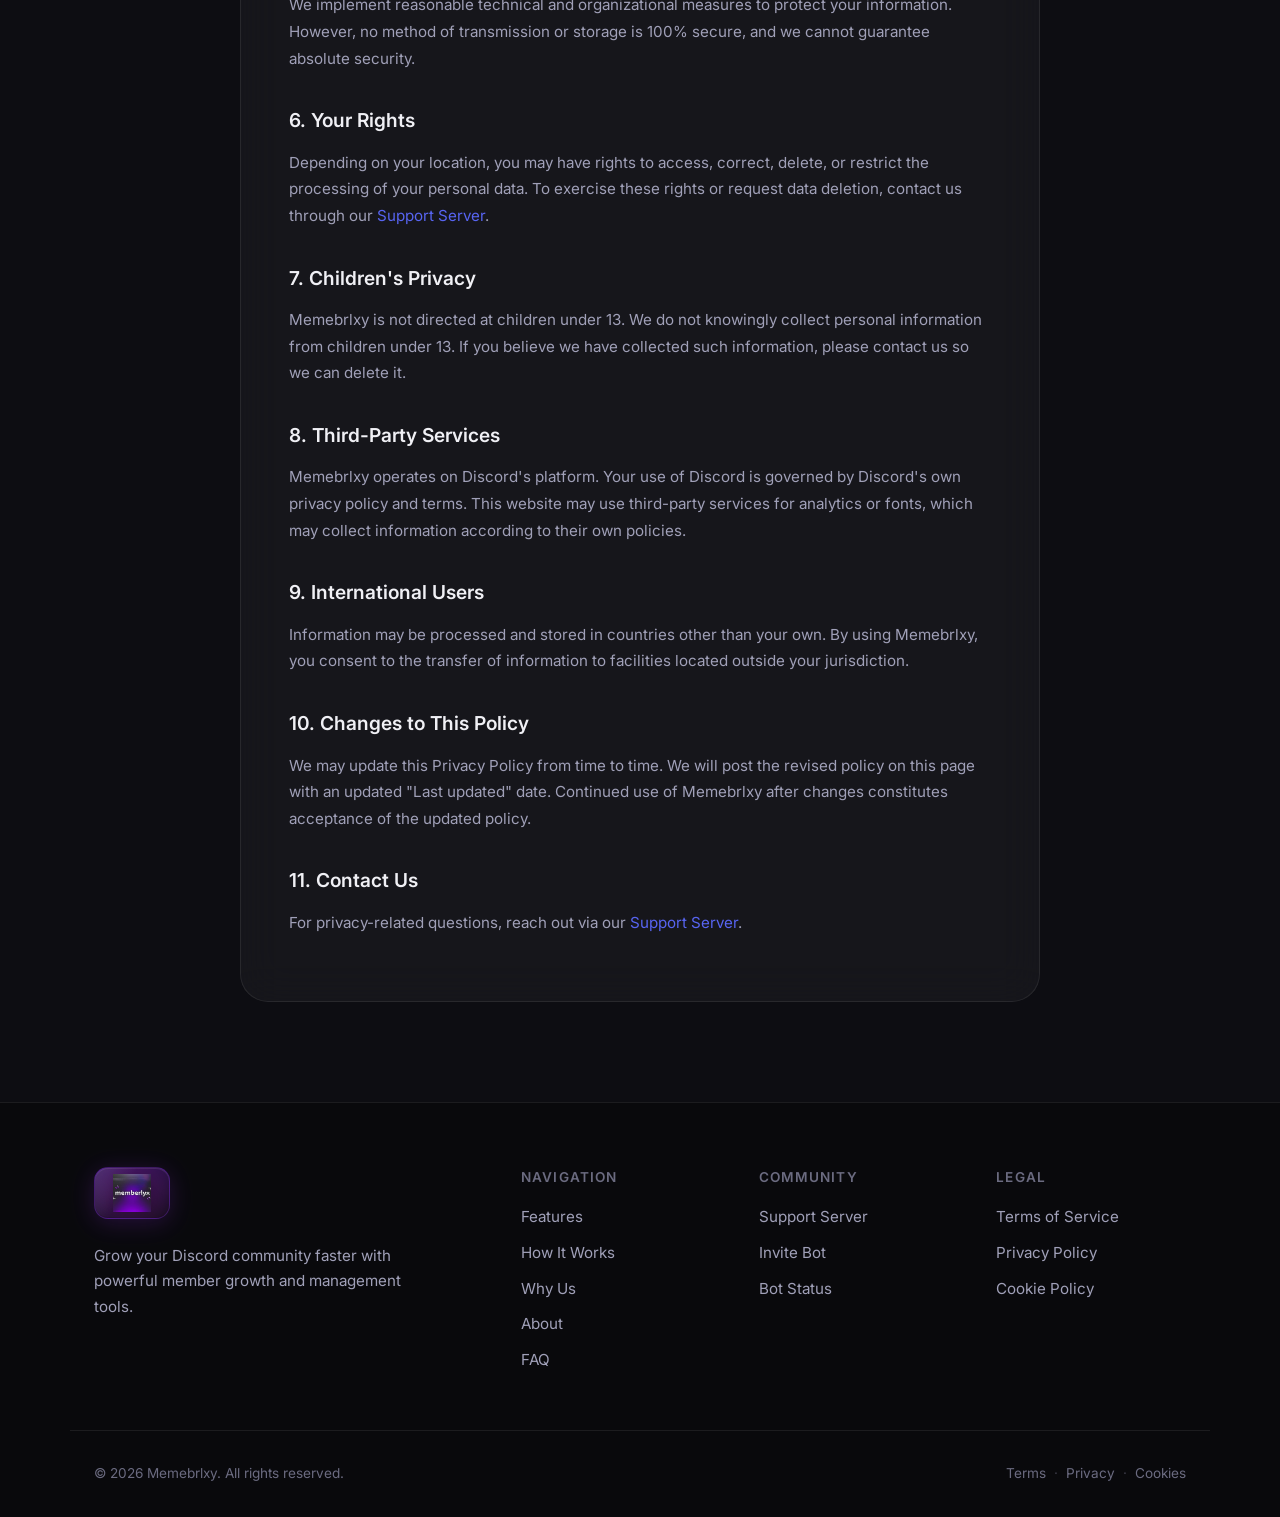
<file: privacy.html>
<!DOCTYPE html>
<html lang="en">
  <head>
    <meta charset="UTF-8" />
    <meta name="viewport" content="width=device-width, initial-scale=1.0" />
    <meta name="description" content="Memebrlxy Privacy Policy — how we collect, use, and protect your data." />
    <meta name="theme-color" content="#5865F2" />
    <title>Privacy Policy — Memebrlxy</title>
    <link rel="preconnect" href="https://fonts.googleapis.com" />
    <link rel="preconnect" href="https://fonts.gstatic.com" crossorigin />
    <link href="https://fonts.googleapis.com/css2?family=Inter:wght@400;500;600;700;800&display=swap" rel="stylesheet" />
    <link rel="icon" href="assets/logo.png" type="image/png" />
    <link rel="apple-touch-icon" href="assets/logo.png" />
    <link rel="stylesheet" href="css/style.css" />
  </head>
  <body data-page="privacy">
    <div class="bg-gradient"></div>
    <div class="bg-grid"></div>
    <div class="bg-orbs">
      <div class="orb orb-1"></div>
      <div class="orb orb-2"></div>
      <div class="orb orb-3"></div>
    </div>

    <div id="site-header"></div>

    <main class="page-main">
      <section class="page-hero">
        <div class="container">
          <span class="section-tag reveal">Legal</span>
          <h1 class="reveal">Privacy Policy</h1>
          <p class="page-hero-desc reveal">Last updated: June 19, 2026</p>
        </div>
      </section>

      <section class="section section-compact">
        <div class="container">
          <article class="legal-card glass reveal">
            <div class="prose">
              <p>
                Memebrlxy ("we", "us", or "our") respects your privacy. This Privacy Policy explains how we
                collect, use, and protect information when you use the Memebrlxy Discord bot and this website.
              </p>

              <h2>1. Information We Collect</h2>
              <p>When you use Memebrlxy, we may collect the following types of information:</p>
              <ul>
                <li><strong>Discord user data:</strong> User IDs, usernames, and server membership information necessary to provide Bot functionality</li>
                <li><strong>Server data:</strong> Server IDs, server names, roles, channels, and configuration settings you set through the Bot</li>
                <li><strong>Usage data:</strong> Commands used, interaction timestamps, and feature usage for analytics and service improvement</li>
                <li><strong>Website data:</strong> Basic analytics such as page views, browser type, and referring URLs when you visit this site</li>
              </ul>

              <h2>2. How We Use Information</h2>
              <p>We use collected information to:</p>
              <ul>
                <li>Operate and maintain Memebrlxy's features and services</li>
                <li>Process commands and deliver Bot functionality in your server</li>
                <li>Monitor performance, fix bugs, and improve reliability</li>
                <li>Detect abuse, fraud, and violations of our Terms of Service</li>
                <li>Communicate updates and respond to support requests</li>
              </ul>

              <h2>3. Data Sharing</h2>
              <p>
                We do not sell your personal information. We may share data only in the following
                circumstances:
              </p>
              <ul>
                <li>With service providers who help us operate the Bot (e.g., hosting providers), under strict confidentiality obligations</li>
                <li>When required by law, legal process, or government request</li>
                <li>To protect the rights, safety, and security of Memebrlxy, our users, or the public</li>
              </ul>

              <h2>4. Data Retention</h2>
              <p>
                We retain information only as long as necessary to provide the service, comply with legal
                obligations, resolve disputes, and enforce our agreements. Server configuration data may be
                deleted when the Bot is removed from a server or upon request where applicable.
              </p>

              <h2>5. Security</h2>
              <p>
                We implement reasonable technical and organizational measures to protect your information.
                However, no method of transmission or storage is 100% secure, and we cannot guarantee absolute
                security.
              </p>

              <h2>6. Your Rights</h2>
              <p>
                Depending on your location, you may have rights to access, correct, delete, or restrict the
                processing of your personal data. To exercise these rights or request data deletion, contact
                us through our
                <a href="https://discord.gg/CjKb5SnD2C" target="_blank" rel="noopener noreferrer">Support Server</a>.
              </p>

              <h2>7. Children's Privacy</h2>
              <p>
                Memebrlxy is not directed at children under 13. We do not knowingly collect personal
                information from children under 13. If you believe we have collected such information, please
                contact us so we can delete it.
              </p>

              <h2>8. Third-Party Services</h2>
              <p>
                Memebrlxy operates on Discord's platform. Your use of Discord is governed by Discord's own
                privacy policy and terms. This website may use third-party services for analytics or fonts,
                which may collect information according to their own policies.
              </p>

              <h2>9. International Users</h2>
              <p>
                Information may be processed and stored in countries other than your own. By using Memebrlxy,
                you consent to the transfer of information to facilities located outside your jurisdiction.
              </p>

              <h2>10. Changes to This Policy</h2>
              <p>
                We may update this Privacy Policy from time to time. We will post the revised policy on this
                page with an updated "Last updated" date. Continued use of Memebrlxy after changes constitutes
                acceptance of the updated policy.
              </p>

              <h2>11. Contact Us</h2>
              <p>
                For privacy-related questions, reach out via our
                <a href="https://discord.gg/CjKb5SnD2C" target="_blank" rel="noopener noreferrer">Support Server</a>.
              </p>
            </div>
          </article>
        </div>
      </section>
    </main>

    <div id="site-footer"></div>
    <script src="js/config.js"></script>
    <script src="js/layout.js"></script>
    <script src="js/main.js"></script>
  </body>
</html>
</file>
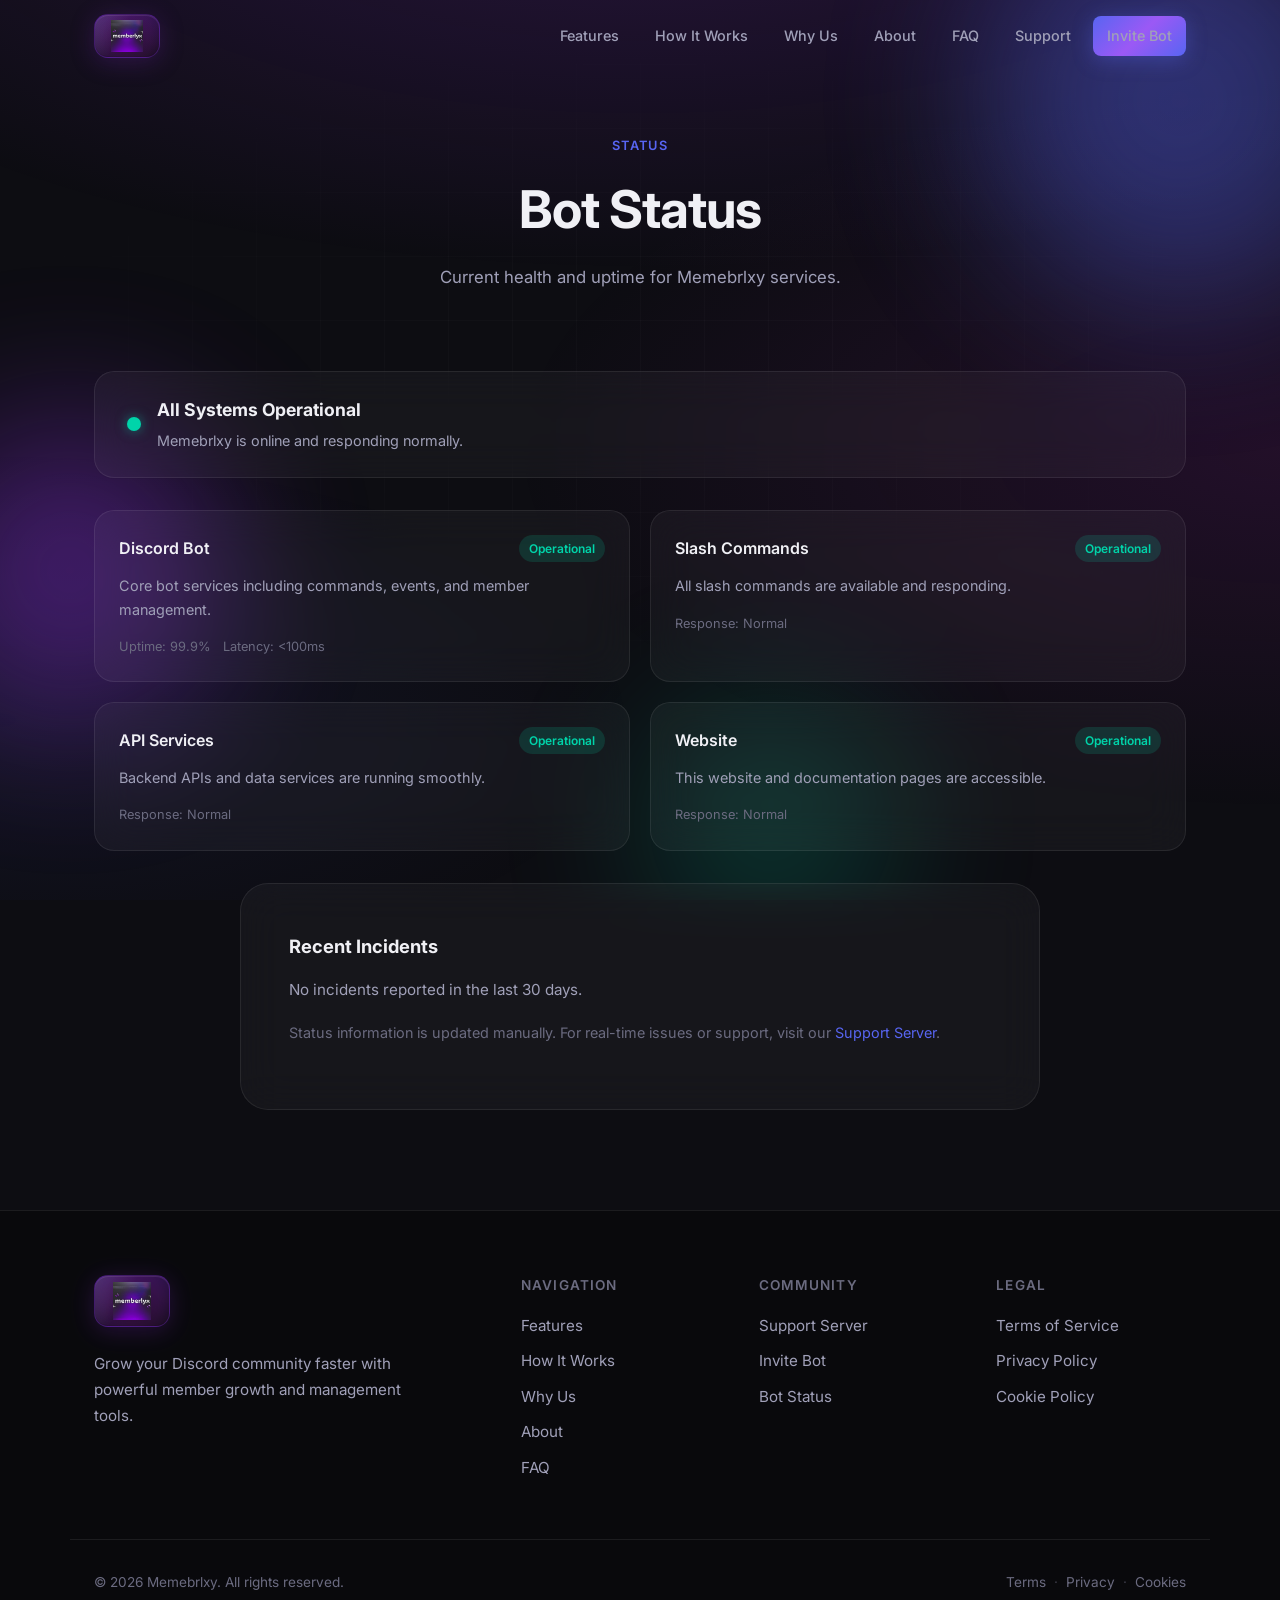
<file: status.html>
<!DOCTYPE html>
<html lang="en">
  <head>
    <meta charset="UTF-8" />
    <meta name="viewport" content="width=device-width, initial-scale=1.0" />
    <meta name="description" content="Memebrlxy bot status — uptime and service health for the Discord bot." />
    <meta name="theme-color" content="#5865F2" />
    <title>Bot Status — Memebrlxy</title>
    <link rel="preconnect" href="https://fonts.googleapis.com" />
    <link rel="preconnect" href="https://fonts.gstatic.com" crossorigin />
    <link href="https://fonts.googleapis.com/css2?family=Inter:wght@400;500;600;700;800&display=swap" rel="stylesheet" />
    <link rel="icon" href="assets/logo.png" type="image/png" />
    <link rel="apple-touch-icon" href="assets/logo.png" />
    <link rel="stylesheet" href="css/style.css" />
  </head>
  <body data-page="status">
    <div class="bg-gradient"></div>
    <div class="bg-grid"></div>
    <div class="bg-orbs">
      <div class="orb orb-1"></div>
      <div class="orb orb-2"></div>
      <div class="orb orb-3"></div>
    </div>

    <div id="site-header"></div>

    <main class="page-main">
      <section class="page-hero">
        <div class="container">
          <span class="section-tag reveal">Status</span>
          <h1 class="reveal">Bot Status</h1>
          <p class="page-hero-desc reveal">Current health and uptime for Memebrlxy services.</p>
        </div>
      </section>

      <section class="section section-compact">
        <div class="container">
          <div class="status-banner glass reveal" id="statusBanner">
            <span class="status-dot status-dot-online"></span>
            <div>
              <strong>All Systems Operational</strong>
              <span>Memebrlxy is online and responding normally.</span>
            </div>
          </div>

          <div class="status-grid">
            <article class="status-card glass reveal">
              <div class="status-card-header">
                <h3>Discord Bot</h3>
                <span class="status-badge status-badge-online">Operational</span>
              </div>
              <p>Core bot services including commands, events, and member management.</p>
              <div class="status-meta">
                <span>Uptime: 99.9%</span>
                <span>Latency: &lt;100ms</span>
              </div>
            </article>
            <article class="status-card glass reveal">
              <div class="status-card-header">
                <h3>Slash Commands</h3>
                <span class="status-badge status-badge-online">Operational</span>
              </div>
              <p>All slash commands are available and responding.</p>
              <div class="status-meta">
                <span>Response: Normal</span>
              </div>
            </article>
            <article class="status-card glass reveal">
              <div class="status-card-header">
                <h3>API Services</h3>
                <span class="status-badge status-badge-online">Operational</span>
              </div>
              <p>Backend APIs and data services are running smoothly.</p>
              <div class="status-meta">
                <span>Response: Normal</span>
              </div>
            </article>
            <article class="status-card glass reveal">
              <div class="status-card-header">
                <h3>Website</h3>
                <span class="status-badge status-badge-online">Operational</span>
              </div>
              <p>This website and documentation pages are accessible.</p>
              <div class="status-meta">
                <span>Response: Normal</span>
              </div>
            </article>
          </div>

          <article class="legal-card glass reveal status-history">
            <h2>Recent Incidents</h2>
            <div class="prose">
              <p>No incidents reported in the last 30 days.</p>
              <p class="status-note">
                Status information is updated manually. For real-time issues or support, visit our
                <a href="https://discord.gg/CjKb5SnD2C" target="_blank" rel="noopener noreferrer">Support Server</a>.
              </p>
            </div>
          </article>
        </div>
      </section>
    </main>

    <div id="site-footer"></div>
    <script src="js/config.js"></script>
    <script src="js/layout.js"></script>
    <script src="js/main.js"></script>
  </body>
</html>
</file>
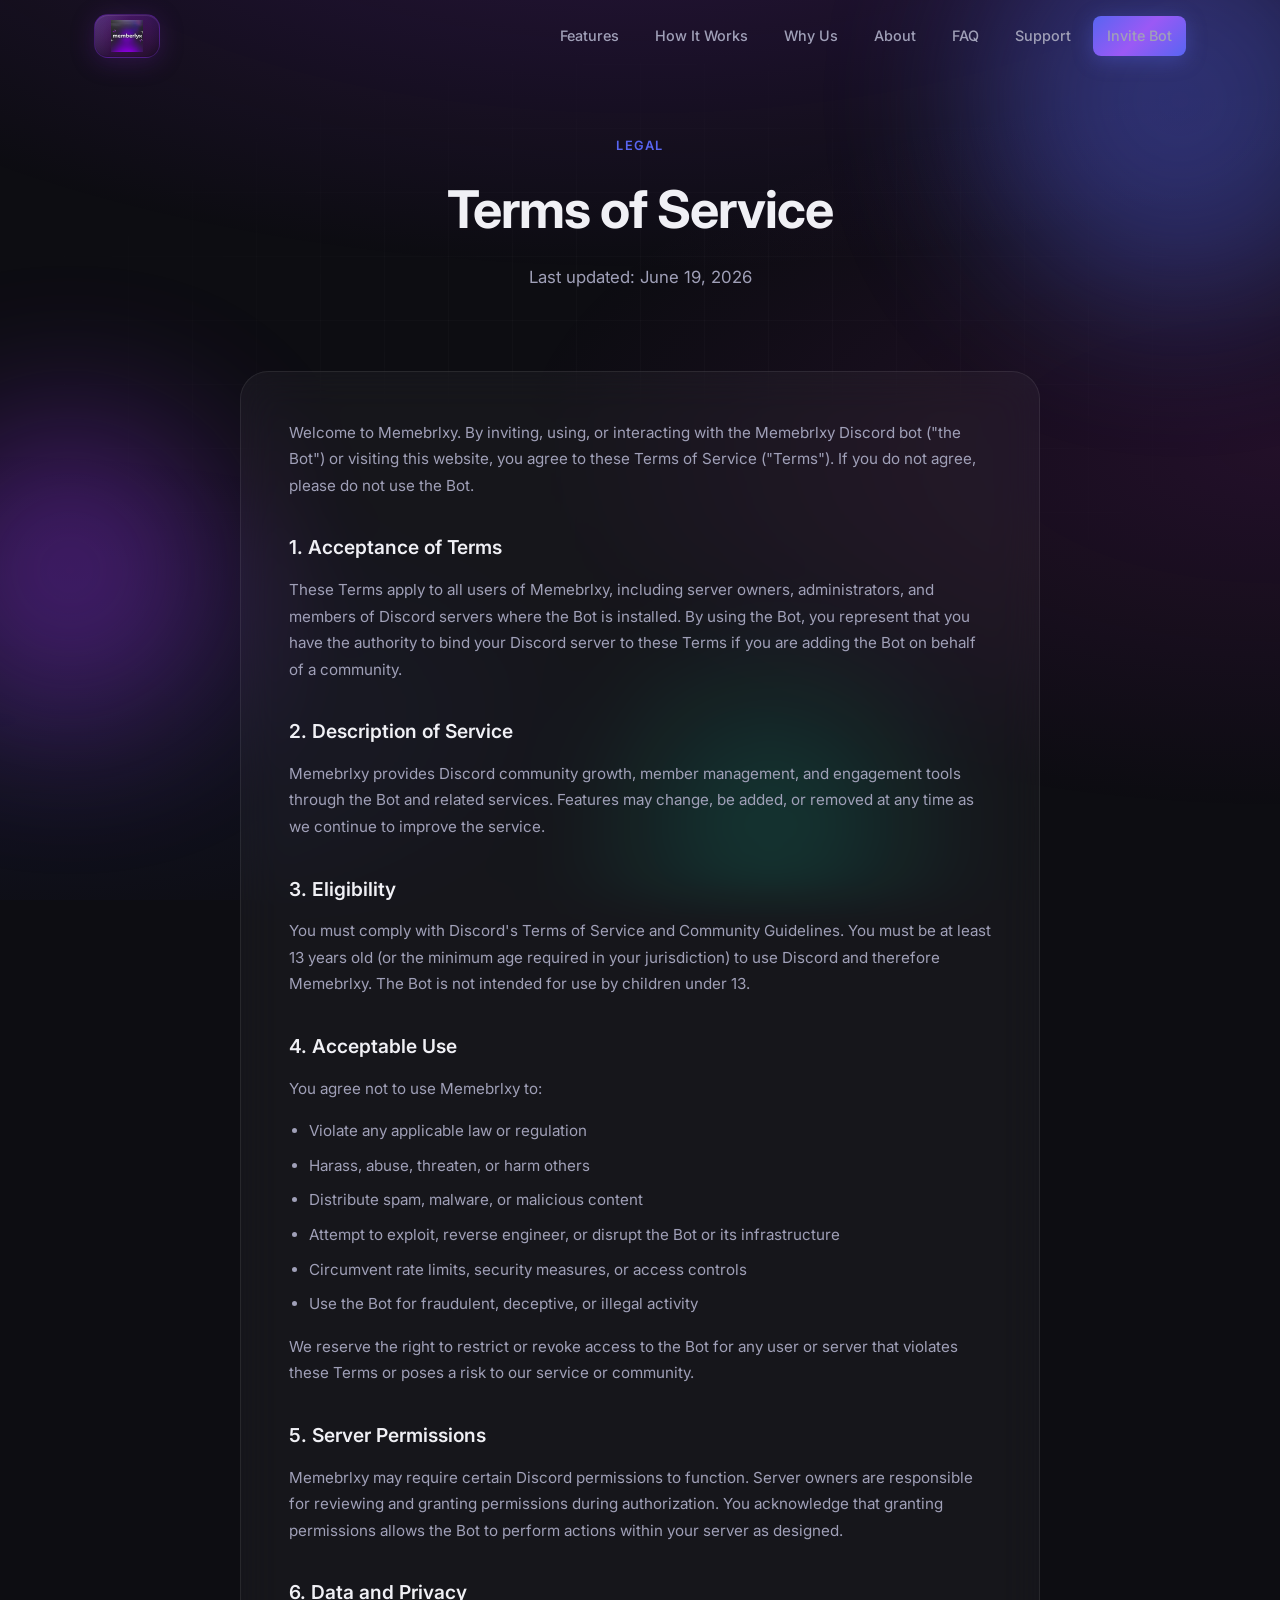
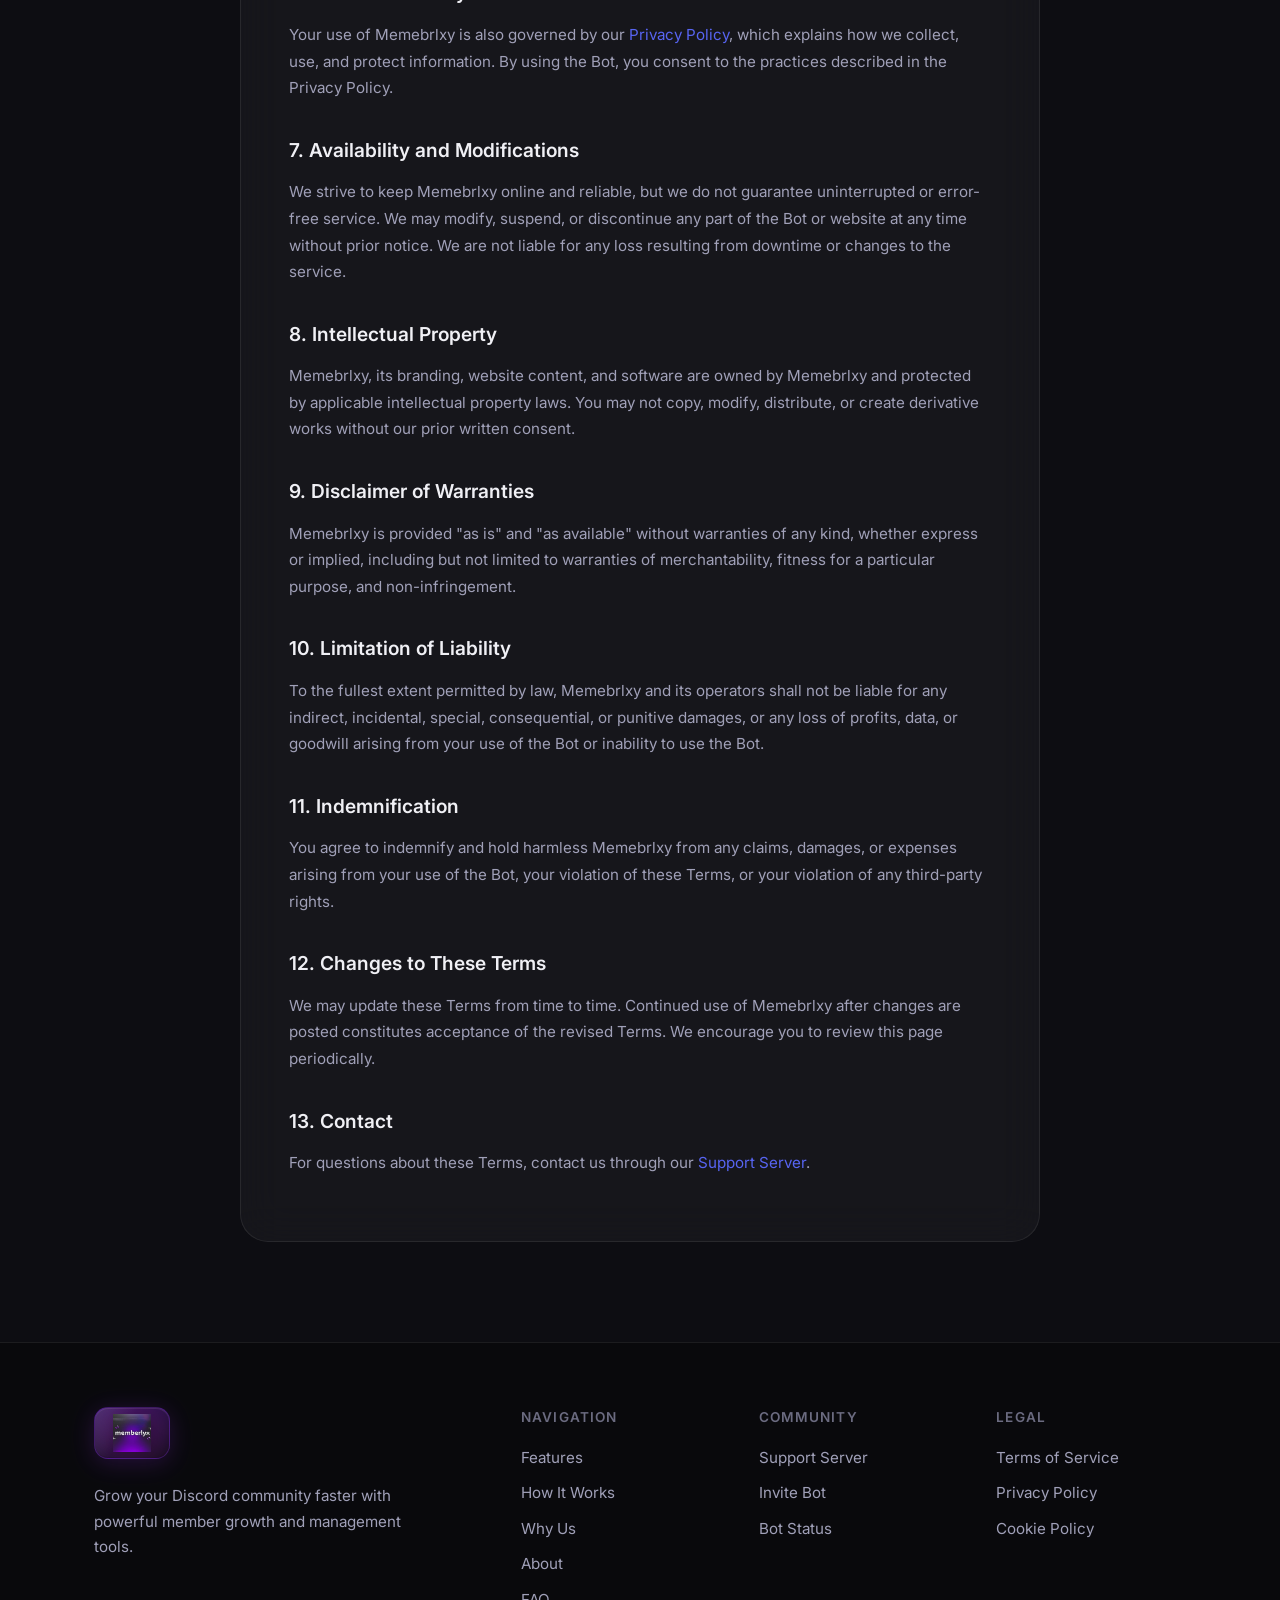
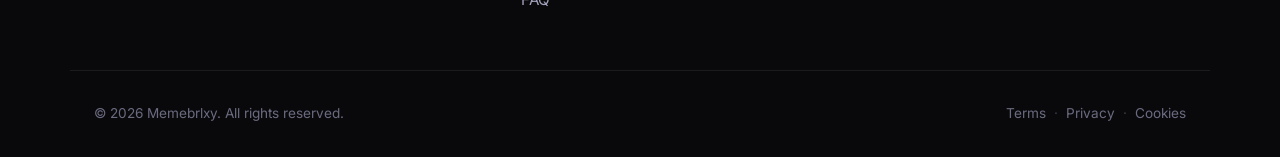
<file: terms.html>
<!DOCTYPE html>
<html lang="en">
  <head>
    <meta charset="UTF-8" />
    <meta name="viewport" content="width=device-width, initial-scale=1.0" />
    <meta name="description" content="Memebrlxy Terms of Service — rules and guidelines for using our Discord bot." />
    <meta name="theme-color" content="#5865F2" />
    <title>Terms of Service — Memebrlxy</title>
    <link rel="preconnect" href="https://fonts.googleapis.com" />
    <link rel="preconnect" href="https://fonts.gstatic.com" crossorigin />
    <link href="https://fonts.googleapis.com/css2?family=Inter:wght@400;500;600;700;800&display=swap" rel="stylesheet" />
    <link rel="icon" href="assets/logo.png" type="image/png" />
    <link rel="apple-touch-icon" href="assets/logo.png" />
    <link rel="stylesheet" href="css/style.css" />
  </head>
  <body data-page="terms">
    <div class="bg-gradient"></div>
    <div class="bg-grid"></div>
    <div class="bg-orbs">
      <div class="orb orb-1"></div>
      <div class="orb orb-2"></div>
      <div class="orb orb-3"></div>
    </div>

    <div id="site-header"></div>

    <main class="page-main">
      <section class="page-hero">
        <div class="container">
          <span class="section-tag reveal">Legal</span>
          <h1 class="reveal">Terms of Service</h1>
          <p class="page-hero-desc reveal">Last updated: June 19, 2026</p>
        </div>
      </section>

      <section class="section section-compact">
        <div class="container">
          <article class="legal-card glass reveal">
            <div class="prose">
              <p>
                Welcome to Memebrlxy. By inviting, using, or interacting with the Memebrlxy Discord bot
                ("the Bot") or visiting this website, you agree to these Terms of Service ("Terms"). If you
                do not agree, please do not use the Bot.
              </p>

              <h2>1. Acceptance of Terms</h2>
              <p>
                These Terms apply to all users of Memebrlxy, including server owners, administrators, and
                members of Discord servers where the Bot is installed. By using the Bot, you represent that
                you have the authority to bind your Discord server to these Terms if you are adding the Bot
                on behalf of a community.
              </p>

              <h2>2. Description of Service</h2>
              <p>
                Memebrlxy provides Discord community growth, member management, and engagement tools through
                the Bot and related services. Features may change, be added, or removed at any time as we
                continue to improve the service.
              </p>

              <h2>3. Eligibility</h2>
              <p>
                You must comply with Discord's Terms of Service and Community Guidelines. You must be at
                least 13 years old (or the minimum age required in your jurisdiction) to use Discord and
                therefore Memebrlxy. The Bot is not intended for use by children under 13.
              </p>

              <h2>4. Acceptable Use</h2>
              <p>You agree not to use Memebrlxy to:</p>
              <ul>
                <li>Violate any applicable law or regulation</li>
                <li>Harass, abuse, threaten, or harm others</li>
                <li>Distribute spam, malware, or malicious content</li>
                <li>Attempt to exploit, reverse engineer, or disrupt the Bot or its infrastructure</li>
                <li>Circumvent rate limits, security measures, or access controls</li>
                <li>Use the Bot for fraudulent, deceptive, or illegal activity</li>
              </ul>
              <p>
                We reserve the right to restrict or revoke access to the Bot for any user or server that
                violates these Terms or poses a risk to our service or community.
              </p>

              <h2>5. Server Permissions</h2>
              <p>
                Memebrlxy may require certain Discord permissions to function. Server owners are responsible
                for reviewing and granting permissions during authorization. You acknowledge that granting
                permissions allows the Bot to perform actions within your server as designed.
              </p>

              <h2>6. Data and Privacy</h2>
              <p>
                Your use of Memebrlxy is also governed by our
                <a href="privacy.html">Privacy Policy</a>, which explains how we collect, use, and protect
                information. By using the Bot, you consent to the practices described in the Privacy Policy.
              </p>

              <h2>7. Availability and Modifications</h2>
              <p>
                We strive to keep Memebrlxy online and reliable, but we do not guarantee uninterrupted or
                error-free service. We may modify, suspend, or discontinue any part of the Bot or website at
                any time without prior notice. We are not liable for any loss resulting from downtime or
                changes to the service.
              </p>

              <h2>8. Intellectual Property</h2>
              <p>
                Memebrlxy, its branding, website content, and software are owned by Memebrlxy and protected
                by applicable intellectual property laws. You may not copy, modify, distribute, or create
                derivative works without our prior written consent.
              </p>

              <h2>9. Disclaimer of Warranties</h2>
              <p>
                Memebrlxy is provided "as is" and "as available" without warranties of any kind, whether
                express or implied, including but not limited to warranties of merchantability, fitness for a
                particular purpose, and non-infringement.
              </p>

              <h2>10. Limitation of Liability</h2>
              <p>
                To the fullest extent permitted by law, Memebrlxy and its operators shall not be liable for
                any indirect, incidental, special, consequential, or punitive damages, or any loss of profits,
                data, or goodwill arising from your use of the Bot or inability to use the Bot.
              </p>

              <h2>11. Indemnification</h2>
              <p>
                You agree to indemnify and hold harmless Memebrlxy from any claims, damages, or expenses
                arising from your use of the Bot, your violation of these Terms, or your violation of any
                third-party rights.
              </p>

              <h2>12. Changes to These Terms</h2>
              <p>
                We may update these Terms from time to time. Continued use of Memebrlxy after changes are
                posted constitutes acceptance of the revised Terms. We encourage you to review this page
                periodically.
              </p>

              <h2>13. Contact</h2>
              <p>
                For questions about these Terms, contact us through our
                <a href="https://discord.gg/CjKb5SnD2C" target="_blank" rel="noopener noreferrer">Support Server</a>.
              </p>
            </div>
          </article>
        </div>
      </section>
    </main>

    <div id="site-footer"></div>
    <script src="js/config.js"></script>
    <script src="js/layout.js"></script>
    <script src="js/main.js"></script>
  </body>
</html>
</file>
<file: css/style.css>
/* ============================================
   Memebrlxy — Premium Discord Bot Website
   ============================================ */

:root {
  --bg-primary: #0d0d12;
  --bg-secondary: #13131a;
  --bg-card: rgba(255, 255, 255, 0.04);
  --border-glass: rgba(255, 255, 255, 0.08);
  --text-primary: #f0f0f5;
  --text-secondary: #a0a0b8;
  --text-muted: #6b6b80;
  --accent-blue: #5865f2;
  --accent-purple: #9333ea;
  --accent-magenta: #c026d3;
  --accent-cyan: #00d4aa;
  --gradient-main: linear-gradient(135deg, #5865f2 0%, #9b59f5 50%, #5865f2 100%);
  --gradient-text: linear-gradient(135deg, #7b85ff 0%, #b47fff 50%, #5865f2 100%);
  --shadow-glow: 0 0 60px rgba(88, 101, 242, 0.15);
  --radius-sm: 8px;
  --radius-md: 12px;
  --radius-lg: 20px;
  --radius-xl: 28px;
  --transition: 0.3s cubic-bezier(0.4, 0, 0.2, 1);
  --header-height: 72px;
}

*,
*::before,
*::after {
  box-sizing: border-box;
  margin: 0;
  padding: 0;
}

html {
  scroll-behavior: smooth;
  scroll-padding-top: var(--header-height);
}

body {
  font-family: "Inter", -apple-system, BlinkMacSystemFont, "Segoe UI", sans-serif;
  background: var(--bg-primary);
  color: var(--text-primary);
  line-height: 1.6;
  overflow-x: hidden;
  -webkit-font-smoothing: antialiased;
}

body:not(.page-loaded) {
  opacity: 0;
}

body.page-loaded {
  opacity: 1;
  transition: opacity 0.4s ease;
}

::selection {
  background: rgba(88, 101, 242, 0.35);
  color: var(--text-primary);
}

:focus-visible {
  outline: 2px solid var(--accent-blue);
  outline-offset: 3px;
}

.sr-only {
  position: absolute;
  width: 1px;
  height: 1px;
  padding: 0;
  margin: -1px;
  overflow: hidden;
  clip: rect(0, 0, 0, 0);
  white-space: nowrap;
  border: 0;
}

/* Background effects */
.bg-gradient {
  position: fixed;
  inset: 0;
  background: radial-gradient(ellipse 80% 50% at 50% -20%, rgba(147, 51, 234, 0.22), transparent),
    radial-gradient(ellipse 60% 40% at 100% 50%, rgba(192, 38, 211, 0.12), transparent),
    radial-gradient(ellipse 50% 30% at 0% 80%, rgba(88, 101, 242, 0.08), transparent);
  pointer-events: none;
  z-index: 0;
}

.bg-grid {
  position: fixed;
  inset: 0;
  background-image: linear-gradient(rgba(255, 255, 255, 0.02) 1px, transparent 1px),
    linear-gradient(90deg, rgba(255, 255, 255, 0.02) 1px, transparent 1px);
  background-size: 64px 64px;
  mask-image: radial-gradient(ellipse 80% 60% at 50% 40%, black 20%, transparent 70%);
  pointer-events: none;
  z-index: 0;
}

.bg-orbs {
  position: fixed;
  inset: 0;
  pointer-events: none;
  z-index: 0;
  overflow: hidden;
}

.orb {
  position: absolute;
  border-radius: 50%;
  filter: blur(80px);
  opacity: 0.4;
  animation: float 20s ease-in-out infinite;
}

.orb-1 {
  width: 400px;
  height: 400px;
  background: var(--accent-blue);
  top: -100px;
  right: -100px;
  animation-delay: 0s;
}

.orb-2 {
  width: 300px;
  height: 300px;
  background: var(--accent-purple);
  bottom: 20%;
  left: -80px;
  animation-delay: -7s;
}

.orb-3 {
  width: 250px;
  height: 250px;
  background: var(--accent-cyan);
  bottom: -50px;
  right: 30%;
  opacity: 0.2;
  animation-delay: -14s;
}

@keyframes float {
  0%,
  100% {
    transform: translate(0, 0) scale(1);
  }
  33% {
    transform: translate(30px, -30px) scale(1.05);
  }
  66% {
    transform: translate(-20px, 20px) scale(0.95);
  }
}

/* Layout */
.container {
  width: 100%;
  max-width: 1140px;
  margin: 0 auto;
  padding: 0 24px;
}

.glass {
  background: var(--bg-card);
  backdrop-filter: blur(20px);
  -webkit-backdrop-filter: blur(20px);
  border: 1px solid var(--border-glass);
}

/* Header */
.header {
  position: fixed;
  top: 0;
  left: 0;
  right: 0;
  z-index: 1000;
  height: var(--header-height);
  transition: background var(--transition), border-color var(--transition);
}

.header.scrolled {
  background: rgba(13, 13, 18, 0.85);
  backdrop-filter: blur(20px);
  -webkit-backdrop-filter: blur(20px);
  border-bottom: 1px solid var(--border-glass);
  box-shadow: 0 4px 30px rgba(0, 0, 0, 0.2);
}

.nav {
  display: flex;
  align-items: center;
  justify-content: space-between;
  height: 100%;
}

.logo {
  display: flex;
  align-items: center;
  gap: 10px;
  text-decoration: none;
  color: var(--text-primary);
  font-weight: 700;
  font-size: 1.15rem;
}

.logo-icon svg {
  width: 36px;
  height: 36px;
  display: block;
}

.logo-image {
  gap: 0;
}

.logo-image .logo-text {
  display: none;
}

/* Logo marks — nav & footer */
.logo-mark {
  position: relative;
  display: inline-flex;
  align-items: center;
  justify-content: center;
  overflow: hidden;
  border-radius: 14px;
  border: 1px solid rgba(147, 51, 234, 0.35);
  background: linear-gradient(160deg, rgba(76, 29, 149, 0.55) 0%, rgba(13, 13, 18, 0.85) 100%);
  box-shadow:
    0 4px 24px rgba(107, 33, 168, 0.3),
    inset 0 1px 0 rgba(255, 255, 255, 0.1),
    inset 0 -1px 0 rgba(0, 0, 0, 0.2);
  transition: transform var(--transition), box-shadow var(--transition), border-color var(--transition);
}

.logo-mark-glow {
  position: absolute;
  inset: -40%;
  background: radial-gradient(circle, rgba(192, 38, 211, 0.35) 0%, transparent 65%);
  pointer-events: none;
}

.logo-mark-shine {
  position: absolute;
  inset: 0;
  background: linear-gradient(120deg, rgba(255, 255, 255, 0.12) 0%, transparent 42%, transparent 100%);
  pointer-events: none;
  z-index: 2;
}

.logo-mark-nav {
  height: 44px;
  padding: 5px 16px;
}

.logo-mark-footer {
  height: 52px;
  padding: 6px 18px;
  margin-bottom: 8px;
}

.logo:hover .logo-mark {
  transform: translateY(-1px);
  border-color: rgba(192, 38, 211, 0.55);
  box-shadow:
    0 8px 32px rgba(107, 33, 168, 0.4),
    inset 0 1px 0 rgba(255, 255, 255, 0.14);
}

.logo-img {
  position: relative;
  z-index: 1;
  display: block;
  height: 100%;
  width: auto;
  object-fit: contain;
  object-position: center;
  filter: drop-shadow(0 2px 8px rgba(0, 0, 0, 0.35));
}

.logo-img-nav {
  max-width: 118px;
}

.logo-img-footer {
  max-width: 138px;
}

/* Hero logo showcase */
.hero-logo-wrap {
  position: relative;
  display: inline-block;
  margin-bottom: 28px;
}

.hero-logo-orbit {
  position: absolute;
  inset: -18px;
  border-radius: 28px;
  border: 1px solid rgba(147, 51, 234, 0.2);
  background: conic-gradient(
    from 180deg,
    transparent,
    rgba(147, 51, 234, 0.35),
    rgba(192, 38, 211, 0.2),
    transparent
  );
  animation: logoOrbit 8s linear infinite;
  opacity: 0.7;
  pointer-events: none;
}

.hero-logo-glow {
  position: absolute;
  inset: -35%;
  background: radial-gradient(circle, rgba(147, 51, 234, 0.5) 0%, rgba(192, 38, 211, 0.15) 45%, transparent 70%);
  filter: blur(24px);
  animation: logoGlowPulse 5s ease-in-out infinite;
  pointer-events: none;
}

.hero-logo-frame {
  position: relative;
  z-index: 1;
  padding: 3px;
  border-radius: 24px;
  background: linear-gradient(135deg, rgba(147, 51, 234, 0.7), rgba(192, 38, 211, 0.35), rgba(88, 101, 242, 0.5));
  box-shadow:
    0 32px 80px rgba(76, 29, 149, 0.45),
    0 0 0 1px rgba(255, 255, 255, 0.06);
}

.hero-logo {
  display: block;
  width: min(300px, 82vw);
  height: auto;
  aspect-ratio: 1;
  object-fit: cover;
  object-position: center;
  border-radius: 21px;
  border: 1px solid rgba(255, 255, 255, 0.1);
  background: #1a0a2e;
  transition: transform 0.5s cubic-bezier(0.4, 0, 0.2, 1);
}

.hero-logo-wrap:hover .hero-logo {
  transform: scale(1.03);
}

@keyframes logoGlowPulse {
  0%,
  100% {
    opacity: 0.75;
    transform: scale(1);
  }
  50% {
    opacity: 1;
    transform: scale(1.06);
  }
}

@keyframes logoOrbit {
  to {
    transform: rotate(360deg);
  }
}

.nav-links {
  display: flex;
  align-items: center;
  gap: 8px;
  list-style: none;
}

.nav-links a {
  color: var(--text-secondary);
  text-decoration: none;
  font-size: 0.9rem;
  font-weight: 500;
  padding: 8px 14px;
  border-radius: var(--radius-sm);
  transition: color var(--transition), background var(--transition);
}

.nav-links a:hover {
  color: var(--text-primary);
  background: rgba(255, 255, 255, 0.05);
}

.nav-links a.active {
  color: var(--text-primary);
  background: rgba(88, 101, 242, 0.15);
}

.nav-toggle {
  display: none;
  flex-direction: column;
  gap: 5px;
  background: none;
  border: none;
  cursor: pointer;
  padding: 8px;
}

.nav-toggle span {
  display: block;
  width: 24px;
  height: 2px;
  background: var(--text-primary);
  border-radius: 2px;
  transition: var(--transition);
}

.nav-toggle.active span:nth-child(1) {
  transform: rotate(45deg) translate(5px, 5px);
}

.nav-toggle.active span:nth-child(2) {
  opacity: 0;
}

.nav-toggle.active span:nth-child(3) {
  transform: rotate(-45deg) translate(5px, -5px);
}

/* Buttons */
.btn {
  display: inline-flex;
  align-items: center;
  justify-content: center;
  gap: 8px;
  font-family: inherit;
  font-weight: 600;
  font-size: 0.95rem;
  text-decoration: none;
  border: none;
  border-radius: var(--radius-md);
  cursor: pointer;
  transition: transform var(--transition), box-shadow var(--transition), background var(--transition);
}

.btn svg {
  width: 20px;
  height: 20px;
}

.btn-sm {
  padding: 8px 18px;
  font-size: 0.85rem;
}

.btn-lg {
  padding: 14px 28px;
  font-size: 1rem;
}

.btn-primary {
  background: var(--gradient-main);
  color: white;
  box-shadow: 0 4px 20px rgba(88, 101, 242, 0.35);
}

.btn-primary:hover {
  transform: translateY(-2px);
  box-shadow: 0 8px 30px rgba(88, 101, 242, 0.45);
}

.btn-secondary {
  background: rgba(255, 255, 255, 0.06);
  color: var(--text-primary);
  border: 1px solid var(--border-glass);
}

.btn-secondary:hover {
  background: rgba(255, 255, 255, 0.1);
  transform: translateY(-2px);
}

.btn-glow {
  position: relative;
  overflow: hidden;
}

.btn-glow::after {
  content: "";
  position: absolute;
  inset: 0;
  background: linear-gradient(105deg, transparent 40%, rgba(255, 255, 255, 0.2) 50%, transparent 60%);
  transform: translateX(-100%);
  transition: transform 0.6s ease;
}

.btn-glow:hover::after {
  transform: translateX(100%);
}

.particles-canvas {
  position: fixed;
  inset: 0;
  pointer-events: none;
  z-index: 0;
  opacity: 0.6;
}

/* Hero */
.hero {
  position: relative;
  z-index: 1;
  min-height: 100vh;
  display: flex;
  align-items: center;
  padding: calc(var(--header-height) + 40px) 0 60px;
}

.hero-grid {
  display: grid;
  grid-template-columns: 1fr 1fr;
  gap: 48px;
  align-items: center;
}

.hero-content {
  text-align: left;
}

.hero-badge {
  display: inline-flex;
  align-items: center;
  gap: 8px;
  padding: 8px 16px;
  background: rgba(88, 101, 242, 0.12);
  border: 1px solid rgba(88, 101, 242, 0.25);
  border-radius: 100px;
  font-size: 0.85rem;
  font-weight: 500;
  color: var(--accent-blue);
  margin-bottom: 24px;
}

.badge-dot {
  width: 8px;
  height: 8px;
  background: var(--accent-cyan);
  border-radius: 50%;
  animation: pulse 2s ease-in-out infinite;
}

@keyframes pulse {
  0%,
  100% {
    opacity: 1;
    transform: scale(1);
  }
  50% {
    opacity: 0.6;
    transform: scale(0.9);
  }
}

.hero-title {
  font-size: clamp(3.5rem, 10vw, 6rem);
  font-weight: 800;
  line-height: 1.05;
  letter-spacing: -0.03em;
  margin-bottom: 16px;
}

.gradient-text {
  background: var(--gradient-text);
  -webkit-background-clip: text;
  background-clip: text;
  -webkit-text-fill-color: transparent;
}

.gradient-animate {
  background-size: 200% auto;
  animation: gradientShift 4s ease-in-out infinite;
}

@keyframes gradientShift {
  0%, 100% { background-position: 0% center; }
  50% { background-position: 100% center; }
}

.hero-subtitle {
  font-size: clamp(1.25rem, 3vw, 1.75rem);
  font-weight: 600;
  color: var(--text-primary);
  margin-bottom: 16px;
}

.hero-description {
  font-size: 1.1rem;
  color: var(--text-secondary);
  max-width: 520px;
  margin: 0 0 36px;
  line-height: 1.7;
}

.hero-actions {
  display: flex;
  flex-wrap: wrap;
  gap: 16px;
  justify-content: flex-start;
  margin-bottom: 40px;
}

.hero-stats {
  display: flex;
  flex-wrap: wrap;
  gap: 12px;
  justify-content: flex-start;
}

.stat-card-hover {
  transition: transform var(--transition), border-color var(--transition), box-shadow var(--transition);
}

.stat-card-hover:hover {
  transform: translateY(-3px);
  border-color: rgba(88, 101, 242, 0.3);
  box-shadow: var(--shadow-glow);
}

/* Hero mockup */
.hero-visual {
  position: relative;
}

.hero-mockup {
  position: relative;
  border-radius: var(--radius-xl);
  overflow: hidden;
  box-shadow: 0 24px 80px rgba(0, 0, 0, 0.4), 0 0 0 1px rgba(255, 255, 255, 0.06);
}

.mockup-glow {
  position: absolute;
  top: -50%;
  right: -30%;
  width: 300px;
  height: 300px;
  background: radial-gradient(circle, rgba(88, 101, 242, 0.25), transparent 70%);
  pointer-events: none;
}

.mockup-header {
  display: flex;
  align-items: center;
  gap: 12px;
  padding: 14px 18px;
  background: rgba(0, 0, 0, 0.3);
  border-bottom: 1px solid var(--border-glass);
}

.mockup-dots {
  display: flex;
  gap: 6px;
}

.mockup-dots span {
  width: 10px;
  height: 10px;
  border-radius: 50%;
  background: rgba(255, 255, 255, 0.15);
}

.mockup-dots span:first-child { background: #ff5f57; }
.mockup-dots span:nth-child(2) { background: #febc2e; }
.mockup-dots span:nth-child(3) { background: #28c840; }

.mockup-title {
  font-size: 0.8rem;
  color: var(--text-muted);
  font-weight: 500;
}

.mockup-body {
  padding: 20px;
  display: flex;
  flex-direction: column;
  gap: 16px;
  background: rgba(0, 0, 0, 0.2);
}

.mockup-message {
  display: flex;
  gap: 12px;
  align-items: flex-start;
}

.mockup-message-user {
  justify-content: flex-end;
}

.mockup-avatar {
  width: 36px;
  height: 36px;
  border-radius: 50%;
  background: var(--gradient-main);
  flex-shrink: 0;
}

.mockup-avatar-logo {
  background: url("../assets/logo.png") center / cover no-repeat;
  border-radius: 10px;
  border: 2px solid rgba(147, 51, 234, 0.45);
  box-shadow: 0 0 12px rgba(147, 51, 234, 0.35);
}

.mockup-bubble {
  background: rgba(255, 255, 255, 0.06);
  border-radius: 4px 12px 12px 12px;
  padding: 10px 14px;
  max-width: 280px;
}

.mockup-bubble-user {
  background: rgba(88, 101, 242, 0.25);
  border-radius: 12px 4px 12px 12px;
}

.mockup-bubble p {
  font-size: 0.85rem;
  color: var(--text-primary);
  margin: 4px 0 0;
}

.mockup-name {
  font-size: 0.8rem;
  font-weight: 600;
  color: var(--accent-blue);
  margin-right: 6px;
}

.mockup-bot-tag {
  font-size: 0.6rem;
  font-weight: 700;
  background: var(--accent-blue);
  color: white;
  padding: 1px 4px;
  border-radius: 3px;
  vertical-align: middle;
}

.mockup-sub {
  color: var(--text-secondary) !important;
  font-size: 0.8rem !important;
}

.mockup-embed {
  margin-top: 8px;
  padding: 10px;
  background: rgba(0, 0, 0, 0.25);
  border-left: 3px solid var(--accent-blue);
  border-radius: 4px;
}

.mockup-embed strong {
  display: block;
  font-size: 0.85rem;
  margin-bottom: 8px;
}

.mockup-embed-stats {
  display: flex;
  gap: 12px;
  flex-wrap: wrap;
  font-size: 0.75rem;
  color: var(--text-muted);
}

.mockup-embed-stats em {
  display: block;
  font-style: normal;
  font-weight: 700;
  color: var(--accent-cyan);
  font-size: 0.9rem;
}

.hero-float-card {
  position: absolute;
  display: flex;
  align-items: center;
  gap: 10px;
  padding: 12px 16px;
  border-radius: var(--radius-md);
  box-shadow: 0 8px 32px rgba(0, 0, 0, 0.3);
  animation: floatCard 6s ease-in-out infinite;
}

.float-card-1 {
  top: -10px;
  right: -20px;
  animation-delay: 0s;
}

.float-card-2 {
  bottom: 30px;
  left: -30px;
  animation-delay: -3s;
}

@keyframes floatCard {
  0%, 100% { transform: translateY(0); }
  50% { transform: translateY(-8px); }
}

.float-icon {
  font-size: 1.25rem;
}

.hero-float-card strong {
  display: block;
  font-size: 0.95rem;
}

.hero-float-card span {
  font-size: 0.75rem;
  color: var(--text-muted);
}

/* Marquee */
.marquee-section {
  position: relative;
  z-index: 1;
  padding: 24px 0;
  border-top: 1px solid var(--border-glass);
  border-bottom: 1px solid var(--border-glass);
  background: rgba(255, 255, 255, 0.02);
  overflow: hidden;
}

.marquee-track {
  display: flex;
  width: max-content;
  animation: marquee 30s linear infinite;
}

.marquee-content {
  display: flex;
  align-items: center;
  gap: 32px;
  padding-right: 32px;
  white-space: nowrap;
}

.marquee-content span {
  font-size: 0.9rem;
  font-weight: 500;
  color: var(--text-muted);
  letter-spacing: 0.02em;
}

.marquee-dot {
  color: var(--accent-purple) !important;
  opacity: 0.6;
}

@keyframes marquee {
  0% { transform: translateX(0); }
  100% { transform: translateX(-50%); }
}

/* Steps */
.section-steps {
  padding-top: 80px;
}

.steps-grid {
  display: grid;
  grid-template-columns: 1fr auto 1fr auto 1fr;
  gap: 0;
  align-items: center;
}

.step-card {
  padding: 32px 28px;
  border-radius: var(--radius-lg);
  text-align: center;
  position: relative;
  transition: transform var(--transition), border-color var(--transition);
}

.step-card:hover {
  transform: translateY(-4px);
  border-color: rgba(88, 101, 242, 0.35);
}

.step-number {
  position: absolute;
  top: 16px;
  right: 20px;
  font-size: 2.5rem;
  font-weight: 800;
  color: rgba(255, 255, 255, 0.04);
  line-height: 1;
}

.step-icon {
  width: 56px;
  height: 56px;
  margin: 0 auto 20px;
  display: flex;
  align-items: center;
  justify-content: center;
  background: linear-gradient(135deg, rgba(88, 101, 242, 0.25), rgba(155, 89, 245, 0.2));
  border-radius: var(--radius-md);
  color: var(--accent-blue);
}

.step-icon svg {
  width: 26px;
  height: 26px;
}

.step-card h3 {
  font-size: 1.1rem;
  font-weight: 600;
  margin-bottom: 10px;
}

.step-card p {
  font-size: 0.9rem;
  color: var(--text-secondary);
  line-height: 1.6;
}

.step-connector {
  width: 40px;
  height: 2px;
  background: linear-gradient(90deg, transparent, var(--accent-blue), transparent);
  opacity: 0.4;
}

.section-divider {
  height: 1px;
  max-width: 600px;
  margin: 0 auto;
  background: linear-gradient(90deg, transparent, rgba(88, 101, 242, 0.4), rgba(155, 89, 245, 0.4), transparent);
}

/* Back to top */
.back-to-top {
  position: fixed;
  bottom: 28px;
  right: 28px;
  z-index: 900;
  width: 44px;
  height: 44px;
  display: flex;
  align-items: center;
  justify-content: center;
  border: 1px solid var(--border-glass);
  border-radius: var(--radius-md);
  background: rgba(13, 13, 18, 0.85);
  backdrop-filter: blur(12px);
  -webkit-backdrop-filter: blur(12px);
  color: var(--text-secondary);
  cursor: pointer;
  opacity: 0;
  visibility: hidden;
  transform: translateY(12px);
  transition: opacity var(--transition), visibility var(--transition), transform var(--transition), color var(--transition), border-color var(--transition);
}

.back-to-top.visible {
  opacity: 1;
  visibility: visible;
  transform: translateY(0);
}

.back-to-top:hover {
  color: var(--text-primary);
  border-color: rgba(88, 101, 242, 0.4);
}

.back-to-top svg {
  width: 20px;
  height: 20px;
}

.stat-card {
  padding: 20px 32px;
  border-radius: var(--radius-lg);
  text-align: center;
  min-width: 120px;
}

.stat-value {
  display: block;
  font-size: 1.5rem;
  font-weight: 700;
  background: var(--gradient-text);
  -webkit-background-clip: text;
  background-clip: text;
  -webkit-text-fill-color: transparent;
}

.stat-label {
  font-size: 0.85rem;
  color: var(--text-muted);
  margin-top: 4px;
}

/* Sections */
.section {
  position: relative;
  z-index: 1;
  padding: 100px 0;
}

.section-alt {
  background: rgba(255, 255, 255, 0.02);
}

.section-header {
  text-align: center;
  margin-bottom: 56px;
}

.section-tag {
  display: inline-block;
  font-size: 0.8rem;
  font-weight: 600;
  text-transform: uppercase;
  letter-spacing: 0.1em;
  color: var(--accent-blue);
  margin-bottom: 12px;
}

.section-header h2 {
  font-size: clamp(2rem, 4vw, 2.75rem);
  font-weight: 700;
  letter-spacing: -0.02em;
  margin-bottom: 16px;
  background: linear-gradient(135deg, var(--text-primary) 0%, rgba(240, 240, 245, 0.85) 100%);
  -webkit-background-clip: text;
  background-clip: text;
  -webkit-text-fill-color: transparent;
}

.section-header p {
  font-size: 1.1rem;
  color: var(--text-secondary);
  max-width: 520px;
  margin: 0 auto;
}

/* Features */
.features-grid {
  display: grid;
  grid-template-columns: repeat(3, 1fr);
  gap: 24px;
}

.feature-card {
  padding: 32px;
  border-radius: var(--radius-lg);
  transition: transform var(--transition), border-color var(--transition), box-shadow var(--transition);
  position: relative;
}

.feature-card-glow::before {
  content: "";
  position: absolute;
  inset: 0;
  border-radius: var(--radius-lg);
  padding: 1px;
  background: linear-gradient(135deg, rgba(88, 101, 242, 0.3), transparent, rgba(155, 89, 245, 0.3));
  -webkit-mask: linear-gradient(#fff 0 0) content-box, linear-gradient(#fff 0 0);
  mask: linear-gradient(#fff 0 0) content-box, linear-gradient(#fff 0 0);
  -webkit-mask-composite: xor;
  mask-composite: exclude;
  opacity: 0;
  transition: opacity var(--transition);
  pointer-events: none;
}

.feature-card-glow:hover::before {
  opacity: 1;
}

.feature-card:hover {
  transform: translateY(-6px);
  border-color: rgba(88, 101, 242, 0.3);
  box-shadow: var(--shadow-glow);
}

.feature-icon {
  width: 48px;
  height: 48px;
  display: flex;
  align-items: center;
  justify-content: center;
  background: linear-gradient(135deg, rgba(88, 101, 242, 0.2), rgba(155, 89, 245, 0.15));
  border-radius: var(--radius-md);
  margin-bottom: 20px;
  color: var(--accent-blue);
}

.features-grid .feature-card:nth-child(2) .feature-icon {
  background: linear-gradient(135deg, rgba(155, 89, 245, 0.2), rgba(224, 86, 253, 0.15));
  color: var(--accent-purple);
}

.features-grid .feature-card:nth-child(3) .feature-icon {
  background: linear-gradient(135deg, rgba(0, 212, 170, 0.2), rgba(0, 184, 148, 0.15));
  color: var(--accent-cyan);
}

.features-grid .feature-card:nth-child(4) .feature-icon {
  background: linear-gradient(135deg, rgba(251, 191, 36, 0.2), rgba(245, 158, 11, 0.15));
  color: #fbbf24;
}

.features-grid .feature-card:nth-child(5) .feature-icon {
  background: linear-gradient(135deg, rgba(236, 72, 153, 0.2), rgba(219, 39, 119, 0.15));
  color: #ec4899;
}

.features-grid .feature-card:nth-child(6) .feature-icon {
  background: linear-gradient(135deg, rgba(59, 130, 246, 0.2), rgba(37, 99, 235, 0.15));
  color: #3b82f6;
}

.feature-icon-purple {
  background: linear-gradient(135deg, rgba(59, 130, 246, 0.2), rgba(37, 99, 235, 0.15)) !important;
  color: #3b82f6 !important;
}

.feature-icon svg {
  width: 24px;
  height: 24px;
}

.feature-card h3 {
  font-size: 1.15rem;
  font-weight: 600;
  margin-bottom: 10px;
}

.feature-card p {
  font-size: 0.95rem;
  color: var(--text-secondary);
  line-height: 1.65;
}

/* Why */
.why-grid {
  display: grid;
  grid-template-columns: 1fr 1fr;
  gap: 64px;
  align-items: center;
}

.why-content h2 {
  font-size: clamp(2rem, 4vw, 2.5rem);
  font-weight: 700;
  letter-spacing: -0.02em;
  margin-bottom: 16px;
}

.why-content > p {
  color: var(--text-secondary);
  margin-bottom: 32px;
  font-size: 1.05rem;
}

.why-list {
  list-style: none;
}

.why-list li {
  display: flex;
  gap: 16px;
  padding: 16px 0;
  border-bottom: 1px solid var(--border-glass);
}

.why-list li:last-child {
  border-bottom: none;
}

.why-check {
  flex-shrink: 0;
  width: 28px;
  height: 28px;
  display: flex;
  align-items: center;
  justify-content: center;
  background: linear-gradient(135deg, rgba(88, 101, 242, 0.25), rgba(155, 89, 245, 0.2));
  border-radius: 50%;
  color: var(--accent-cyan);
}

.why-check svg {
  width: 14px;
  height: 14px;
}

.why-list strong {
  display: block;
  font-size: 1rem;
  margin-bottom: 4px;
}

.why-list span {
  font-size: 0.9rem;
  color: var(--text-secondary);
}

.why-card {
  padding: 32px;
  border-radius: var(--radius-xl);
  position: relative;
}

.why-card-header {
  display: flex;
  align-items: center;
  justify-content: space-between;
  margin-bottom: 32px;
}

.avatar-stack {
  display: flex;
}

.avatar {
  width: 40px;
  height: 40px;
  border-radius: 50%;
  border: 2px solid var(--bg-primary);
  margin-left: -10px;
  display: flex;
  align-items: center;
  justify-content: center;
  font-size: 0.75rem;
  font-weight: 600;
}

.avatar:first-child {
  margin-left: 0;
}

.av-1 {
  background: linear-gradient(135deg, #5865f2, #7b85ff);
}

.av-2 {
  background: linear-gradient(135deg, #9b59f5, #b47fff);
}

.av-3 {
  background: linear-gradient(135deg, #00d4aa, #00b894);
}

.av-4 {
  background: rgba(255, 255, 255, 0.1);
  color: var(--text-secondary);
}

.growth-badge {
  font-size: 0.85rem;
  font-weight: 600;
  color: var(--accent-cyan);
  background: rgba(0, 212, 170, 0.12);
  padding: 6px 12px;
  border-radius: 100px;
}

.why-card-chart {
  display: flex;
  align-items: flex-end;
  gap: 8px;
  height: 120px;
  margin-bottom: 16px;
}

.chart-bar {
  flex: 1;
  height: var(--h);
  background: var(--gradient-main);
  border-radius: 6px 6px 0 0;
  opacity: 0.8;
  transition: opacity var(--transition);
  animation: growBar 1s ease-out backwards;
}

.chart-bar:nth-child(1) { animation-delay: 0.1s; }
.chart-bar:nth-child(2) { animation-delay: 0.2s; }
.chart-bar:nth-child(3) { animation-delay: 0.3s; }
.chart-bar:nth-child(4) { animation-delay: 0.4s; }
.chart-bar:nth-child(5) { animation-delay: 0.5s; }
.chart-bar:nth-child(6) { animation-delay: 0.6s; }
.chart-bar:nth-child(7) { animation-delay: 0.7s; }

@keyframes growBar {
  from {
    height: 0;
    opacity: 0;
  }
}

.why-card-label {
  font-size: 0.85rem;
  color: var(--text-muted);
}

/* FAQ */
.faq-list {
  max-width: 720px;
  margin: 0 auto;
  display: flex;
  flex-direction: column;
  gap: 12px;
}

.faq-item {
  border-radius: var(--radius-md);
  overflow: hidden;
  transition: border-color var(--transition), background var(--transition);
}

.faq-item summary {
  transition: background var(--transition);
}

.faq-item summary:hover {
  background: rgba(255, 255, 255, 0.03);
}

.faq-item[open] {
  border-color: rgba(88, 101, 242, 0.3);
}

.faq-item summary {
  display: flex;
  align-items: center;
  justify-content: space-between;
  gap: 16px;
  padding: 20px 24px;
  cursor: pointer;
  font-weight: 600;
  font-size: 1rem;
  list-style: none;
  user-select: none;
}

.faq-item summary::-webkit-details-marker {
  display: none;
}

.faq-chevron {
  width: 20px;
  height: 20px;
  flex-shrink: 0;
  color: var(--text-muted);
  transition: transform var(--transition);
}

.faq-item[open] .faq-chevron {
  transform: rotate(180deg);
  color: var(--accent-blue);
}

.faq-answer {
  padding: 0 24px 20px;
}

.faq-answer p {
  color: var(--text-secondary);
  font-size: 0.95rem;
  line-height: 1.7;
}

.faq-answer a {
  color: var(--accent-blue);
  text-decoration: none;
}

.faq-answer a:hover {
  text-decoration: underline;
}

/* CTA */
.cta-section {
  position: relative;
  z-index: 1;
  padding: 100px 0;
}

.cta-card {
  position: relative;
  text-align: center;
  padding: 64px 48px;
  border-radius: var(--radius-xl);
  overflow: hidden;
}

.cta-card-enhanced {
  border: 1px solid rgba(88, 101, 242, 0.2);
}

.cta-shine {
  position: absolute;
  inset: 0;
  background: linear-gradient(
    105deg,
    transparent 40%,
    rgba(255, 255, 255, 0.03) 45%,
    rgba(255, 255, 255, 0.06) 50%,
    rgba(255, 255, 255, 0.03) 55%,
    transparent 60%
  );
  animation: ctaShine 8s ease-in-out infinite;
  pointer-events: none;
}

@keyframes ctaShine {
  0%, 100% { transform: translateX(-100%); }
  50% { transform: translateX(100%); }
}

.cta-glow {
  position: absolute;
  top: -50%;
  left: 50%;
  transform: translateX(-50%);
  width: 600px;
  height: 300px;
  background: radial-gradient(ellipse, rgba(88, 101, 242, 0.25), transparent 70%);
  pointer-events: none;
}

.cta-card h2 {
  font-size: clamp(2rem, 4vw, 2.75rem);
  font-weight: 700;
  letter-spacing: -0.02em;
  margin-bottom: 16px;
  position: relative;
}

.cta-card p {
  font-size: 1.1rem;
  color: var(--text-secondary);
  max-width: 520px;
  margin: 0 auto 32px;
  position: relative;
}

.cta-actions {
  display: flex;
  flex-wrap: wrap;
  gap: 16px;
  justify-content: center;
  position: relative;
}

/* Footer */
.footer {
  position: relative;
  z-index: 1;
  border-top: 1px solid var(--border-glass);
  padding: 64px 0 32px;
  background: rgba(0, 0, 0, 0.3);
}

.footer-grid {
  display: grid;
  grid-template-columns: 2fr 1fr 1fr;
  gap: 48px;
  margin-bottom: 48px;
}

.footer-brand p {
  color: var(--text-secondary);
  font-size: 0.95rem;
  margin-top: 16px;
  max-width: 320px;
  line-height: 1.7;
}

.footer-links h4 {
  font-size: 0.85rem;
  font-weight: 600;
  text-transform: uppercase;
  letter-spacing: 0.08em;
  color: var(--text-muted);
  margin-bottom: 16px;
}

.footer-links ul {
  list-style: none;
}

.footer-links li {
  margin-bottom: 10px;
}

.footer-links a {
  color: var(--text-secondary);
  text-decoration: none;
  font-size: 0.95rem;
  transition: color var(--transition);
}

.footer-links a:hover {
  color: var(--text-primary);
}

.footer-bottom {
  padding-top: 32px;
  border-top: 1px solid var(--border-glass);
  display: flex;
  flex-wrap: wrap;
  align-items: center;
  justify-content: space-between;
  gap: 12px;
}

.footer-bottom p {
  font-size: 0.85rem;
  color: var(--text-muted);
}

.footer-bottom-links {
  display: flex;
  align-items: center;
  gap: 8px;
  font-size: 0.85rem;
}

.footer-bottom-links a {
  color: var(--text-muted);
  text-decoration: none;
  transition: color var(--transition);
}

.footer-bottom-links a:hover {
  color: var(--text-primary);
}

.footer-dot {
  color: var(--text-muted);
  opacity: 0.5;
}

.footer-grid-extended {
  grid-template-columns: 2fr 1fr 1fr 1fr;
}

/* Subpages */
.page-main {
  position: relative;
  z-index: 1;
  min-height: 100vh;
}

.page-hero {
  padding: calc(var(--header-height) + 60px) 0 40px;
  text-align: center;
}

.page-hero h1 {
  font-size: clamp(2.25rem, 5vw, 3.25rem);
  font-weight: 700;
  letter-spacing: -0.02em;
  margin-bottom: 12px;
}

.page-hero-desc {
  color: var(--text-secondary);
  font-size: 1.05rem;
}

.section-compact {
  padding: 40px 0 100px;
}

.legal-card {
  padding: 48px;
  border-radius: var(--radius-xl);
  max-width: 800px;
  margin: 0 auto;
}

.prose {
  color: var(--text-secondary);
  font-size: 0.95rem;
  line-height: 1.75;
}

.prose h2 {
  color: var(--text-primary);
  font-size: 1.2rem;
  font-weight: 600;
  margin: 32px 0 12px;
}

.prose h2:first-child {
  margin-top: 0;
}

.prose p {
  margin-bottom: 16px;
}

.prose ul {
  margin: 0 0 16px 20px;
}

.prose li {
  margin-bottom: 8px;
}

.prose a {
  color: var(--accent-blue);
  text-decoration: none;
}

.prose a:hover {
  text-decoration: underline;
}

.prose code {
  font-family: "Inter", monospace;
  font-size: 0.9em;
  background: rgba(88, 101, 242, 0.15);
  color: var(--accent-blue);
  padding: 2px 8px;
  border-radius: 6px;
}

.about-grid {
  display: grid;
  grid-template-columns: repeat(2, 1fr);
  gap: 24px;
}

.about-card {
  padding: 32px;
  border-radius: var(--radius-lg);
}

.about-card h2 {
  font-size: 1.25rem;
  font-weight: 600;
  margin-bottom: 12px;
}

.about-card p {
  color: var(--text-secondary);
  font-size: 0.95rem;
  line-height: 1.7;
}

.about-values {
  list-style: none;
  color: var(--text-secondary);
  font-size: 0.95rem;
}

.about-values li {
  padding: 8px 0;
  border-bottom: 1px solid var(--border-glass);
}

.about-values li:last-child {
  border-bottom: none;
}

.about-values strong {
  color: var(--text-primary);
}

.about-actions {
  display: flex;
  flex-wrap: wrap;
  gap: 12px;
  margin-top: 20px;
}

.status-banner {
  display: flex;
  align-items: center;
  gap: 16px;
  padding: 24px 32px;
  border-radius: var(--radius-lg);
  margin-bottom: 32px;
}

.status-banner strong {
  display: block;
  font-size: 1.1rem;
  margin-bottom: 4px;
}

.status-banner span {
  color: var(--text-secondary);
  font-size: 0.9rem;
}

.status-dot {
  width: 14px;
  height: 14px;
  border-radius: 50%;
  flex-shrink: 0;
}

.status-dot-online {
  background: var(--accent-cyan);
  box-shadow: 0 0 12px rgba(0, 212, 170, 0.5);
  animation: pulse 2s ease-in-out infinite;
}

.status-grid {
  display: grid;
  grid-template-columns: repeat(2, 1fr);
  gap: 20px;
  margin-bottom: 32px;
}

.status-card {
  padding: 24px;
  border-radius: var(--radius-lg);
}

.status-card-header {
  display: flex;
  align-items: center;
  justify-content: space-between;
  gap: 12px;
  margin-bottom: 12px;
}

.status-card h3 {
  font-size: 1rem;
  font-weight: 600;
}

.status-card p {
  color: var(--text-secondary);
  font-size: 0.9rem;
  margin-bottom: 16px;
}

.status-badge {
  font-size: 0.75rem;
  font-weight: 600;
  padding: 4px 10px;
  border-radius: 100px;
}

.status-badge-online {
  background: rgba(0, 212, 170, 0.15);
  color: var(--accent-cyan);
}

.status-meta {
  display: flex;
  flex-wrap: wrap;
  gap: 12px;
  font-size: 0.8rem;
  color: var(--text-muted);
}

.status-history h2 {
  font-size: 1.15rem;
  margin-bottom: 16px;
}

.status-note {
  font-size: 0.9rem;
  color: var(--text-muted);
}

/* Scroll animations */
.reveal {
  opacity: 0;
  transform: translateY(24px);
  transition: opacity 0.7s cubic-bezier(0.4, 0, 0.2, 1),
    transform 0.7s cubic-bezier(0.4, 0, 0.2, 1);
}

.reveal.visible {
  opacity: 1;
  transform: translateY(0);
}

.features-grid .reveal:nth-child(1) { transition-delay: 0ms; }
.features-grid .reveal:nth-child(2) { transition-delay: 60ms; }
.features-grid .reveal:nth-child(3) { transition-delay: 120ms; }
.features-grid .reveal:nth-child(4) { transition-delay: 180ms; }
.features-grid .reveal:nth-child(5) { transition-delay: 240ms; }
.features-grid .reveal:nth-child(6) { transition-delay: 300ms; }

.step-card.reveal:nth-child(1) { transition-delay: 0ms; }
.step-card.reveal:nth-child(3) { transition-delay: 100ms; }
.step-card.reveal:nth-child(5) { transition-delay: 200ms; }

/* Responsive */
@media (max-width: 1024px) {
  .hero-grid {
    grid-template-columns: 1fr;
    gap: 56px;
  }

  .hero-content {
    text-align: center;
  }

  .hero-description {
    margin-left: auto;
    margin-right: auto;
  }

  .hero-actions,
  .hero-stats {
    justify-content: center;
  }

  .hero-visual {
    max-width: 480px;
    margin: 0 auto;
  }

  .float-card-1 { right: 0; }
  .float-card-2 { left: 0; }

  .steps-grid {
    grid-template-columns: 1fr;
    gap: 24px;
  }

  .step-connector {
    width: 2px;
    height: 24px;
    margin: 0 auto;
    background: linear-gradient(180deg, transparent, var(--accent-blue), transparent);
  }

  .features-grid {
    grid-template-columns: repeat(2, 1fr);
  }

  .why-grid {
    grid-template-columns: 1fr;
    gap: 48px;
  }

  .why-visual {
    order: -1;
  }
}

@media (max-width: 768px) {
  .nav-toggle {
    display: flex;
  }

  .nav-links {
    position: fixed;
    top: var(--header-height);
    left: 0;
    right: 0;
    background: rgba(13, 13, 18, 0.98);
    backdrop-filter: blur(20px);
    flex-direction: column;
    padding: 24px;
    gap: 4px;
    border-bottom: 1px solid var(--border-glass);
    transform: translateY(-100%);
    opacity: 0;
    visibility: hidden;
    transition: transform var(--transition), opacity var(--transition), visibility var(--transition);
  }

  .nav-links.open {
    transform: translateY(0);
    opacity: 1;
    visibility: visible;
  }

  .nav-links a {
    width: 100%;
    padding: 12px 16px;
  }

  .nav-links .btn {
    width: 100%;
    margin-top: 8px;
  }

  .features-grid {
    grid-template-columns: 1fr;
  }

  .hero-actions,
  .cta-actions {
    flex-direction: column;
    align-items: stretch;
  }

  .hero-actions .btn,
  .cta-actions .btn {
    width: 100%;
  }

  .footer-grid {
    grid-template-columns: 1fr;
    gap: 32px;
  }

  .footer-grid-extended {
    grid-template-columns: 1fr;
  }

  .footer-bottom {
    flex-direction: column;
    text-align: center;
  }

  .about-grid,
  .status-grid {
    grid-template-columns: 1fr;
  }

  .hero-float-card {
    display: none;
  }

  .legal-card {
    padding: 32px 24px;
  }

  .cta-card {
    padding: 48px 24px;
  }
}

@media (max-width: 480px) {
  .container {
    padding: 0 16px;
  }

  .hero-stats {
    flex-direction: column;
    align-items: stretch;
  }

  .stat-card {
    min-width: unset;
    flex: 1;
  }

  .hero-logo {
    width: min(260px, 88vw);
  }

  .hero-logo-orbit {
    inset: -12px;
  }

  .logo-mark-nav {
    height: 40px;
    padding: 4px 12px;
  }

  .logo-img-nav {
    max-width: 100px;
  }
}

/* Reduced motion */
@media (prefers-reduced-motion: reduce) {
  *,
  *::before,
  *::after {
    animation-duration: 0.01ms !important;
    animation-iteration-count: 1 !important;
    transition-duration: 0.01ms !important;
  }

  html {
    scroll-behavior: auto;
  }

  .reveal {
    opacity: 1;
    transform: none;
  }

  .hero-logo-orbit {
    animation: none;
  }

  .hero-logo-glow {
    animation: none;
  }
}
</file>
